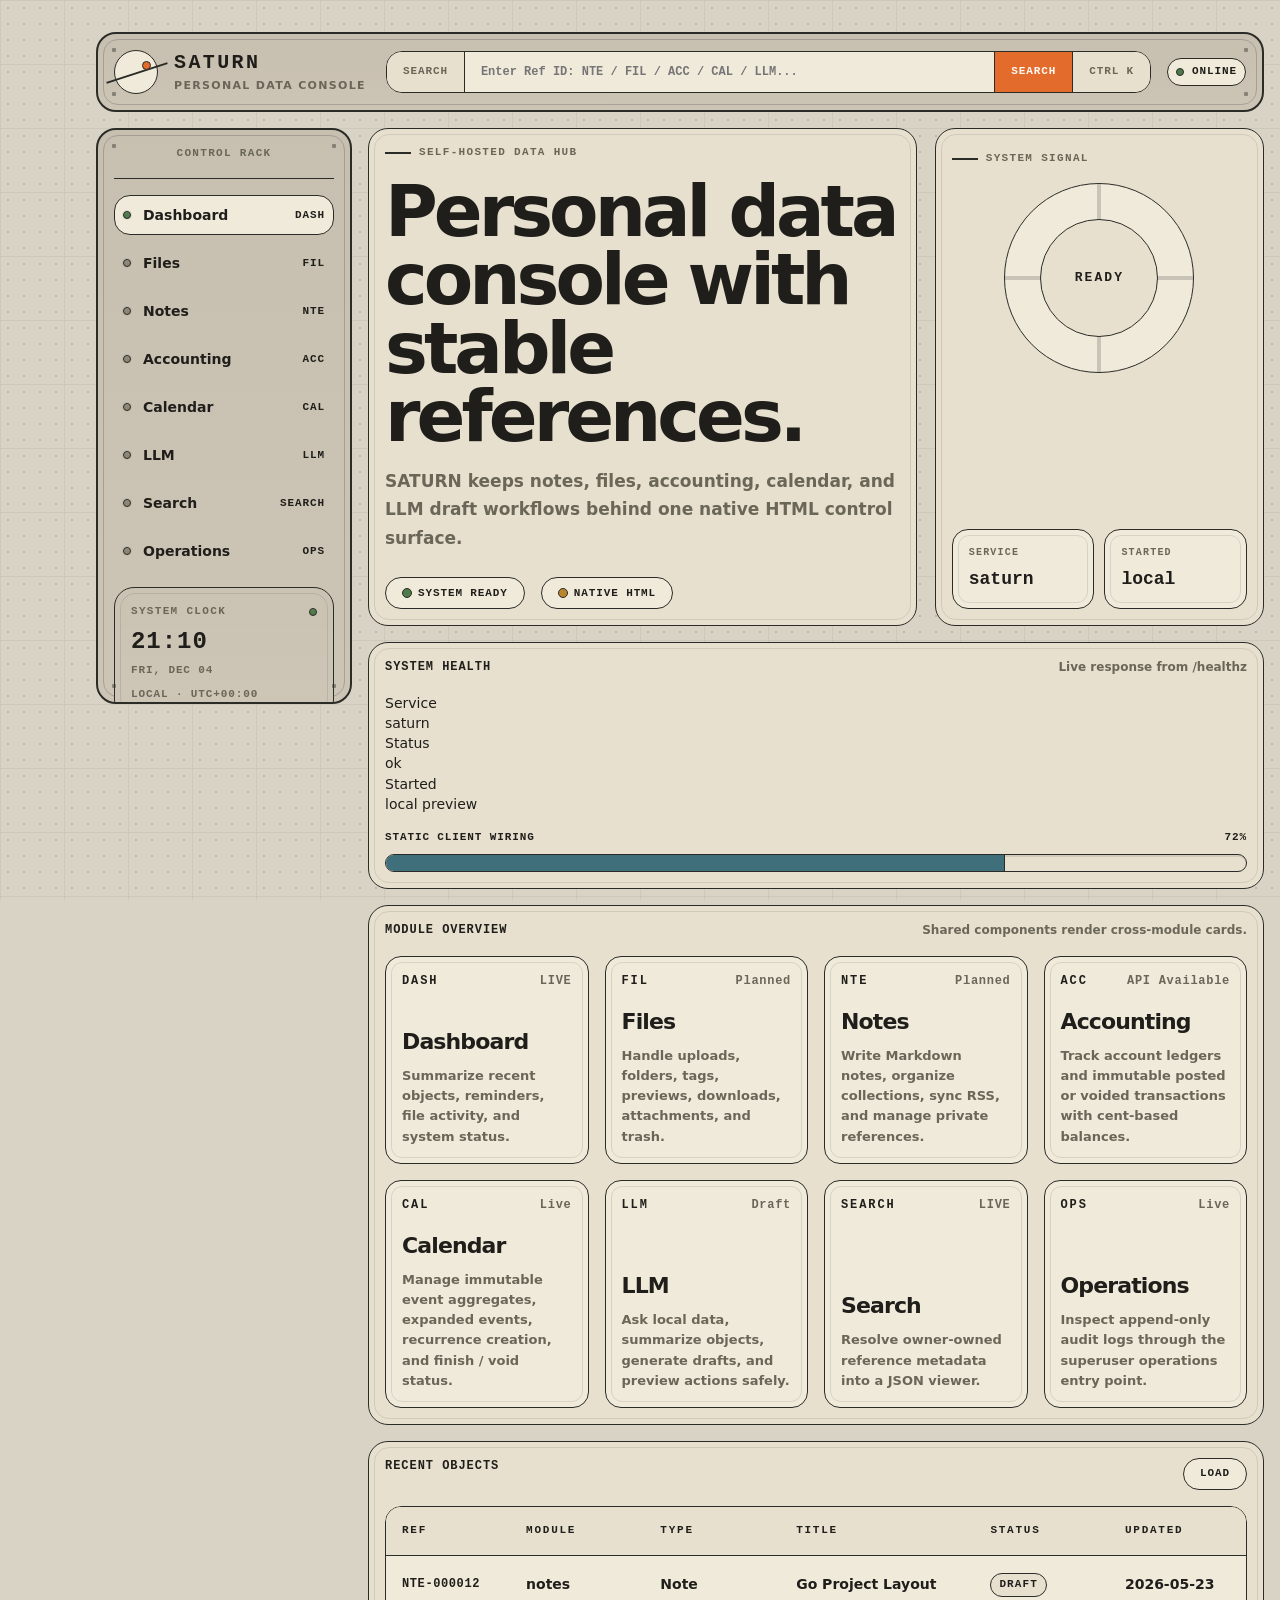
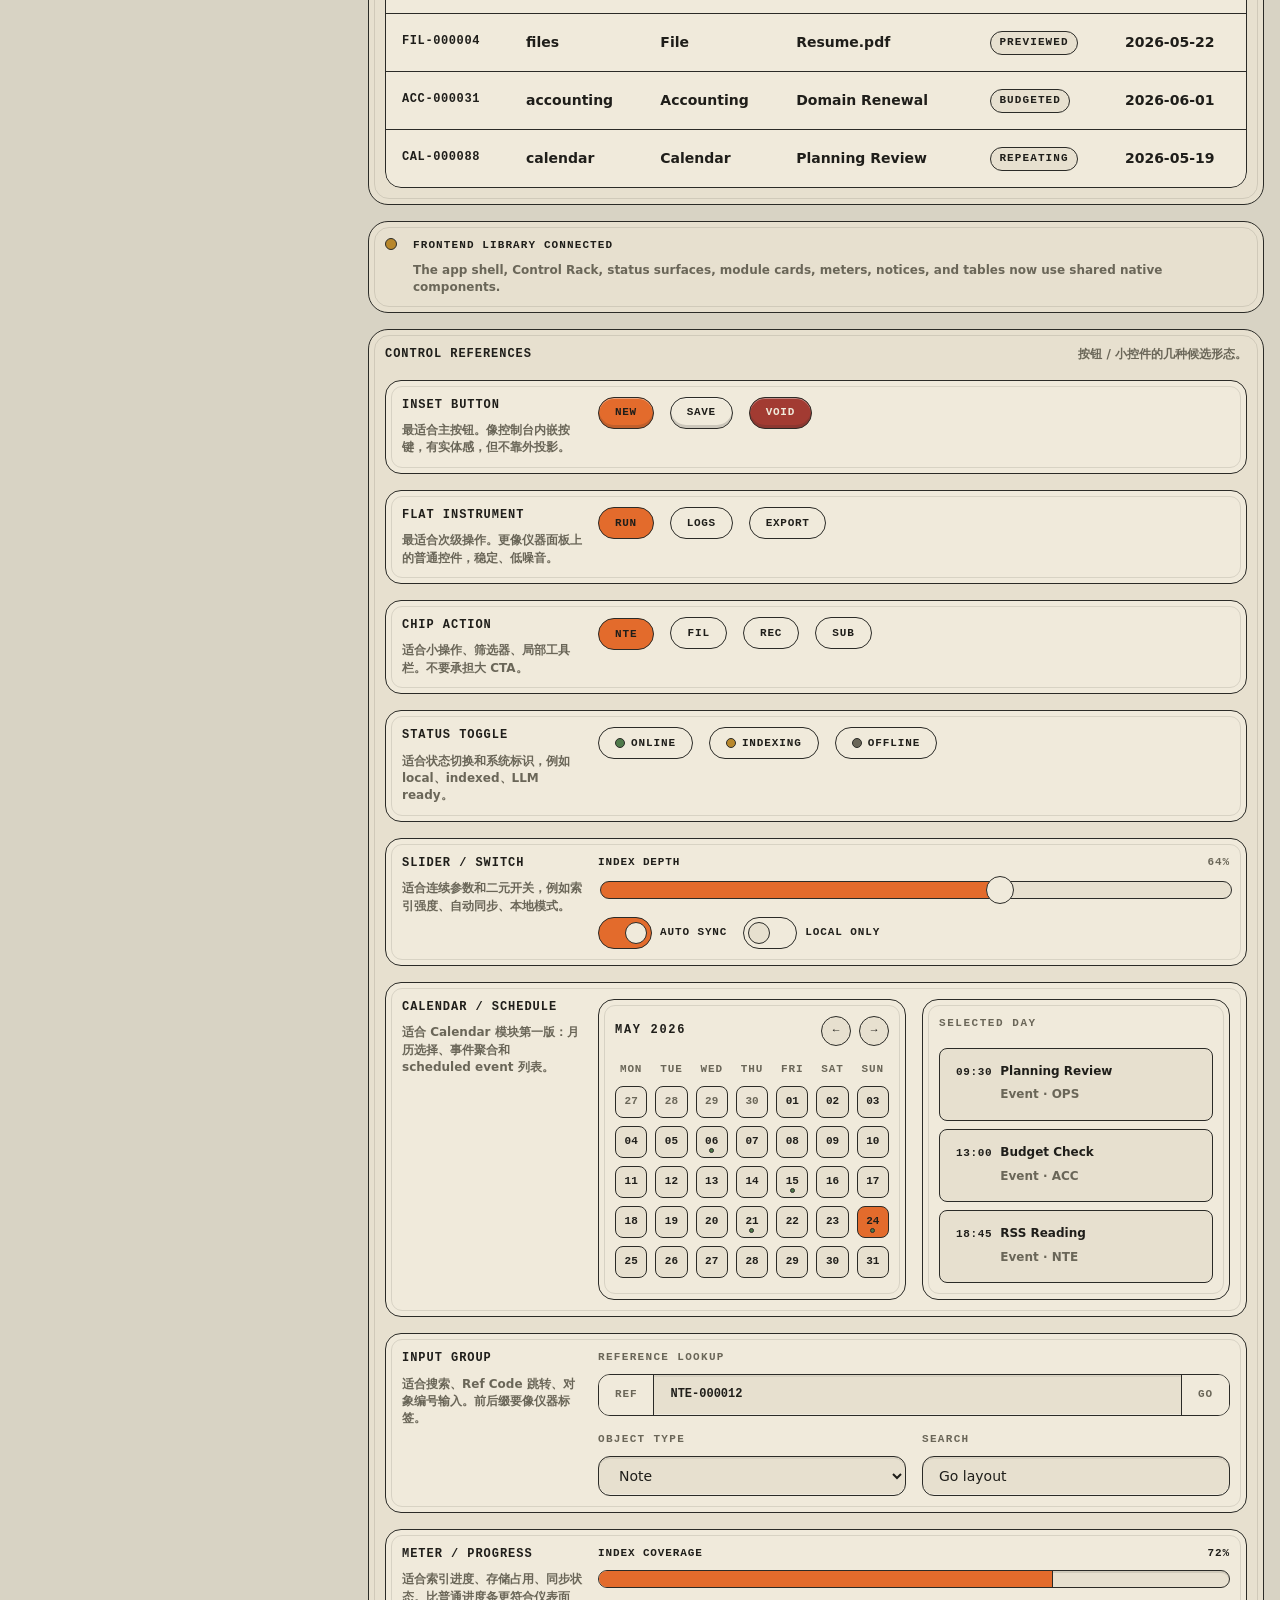
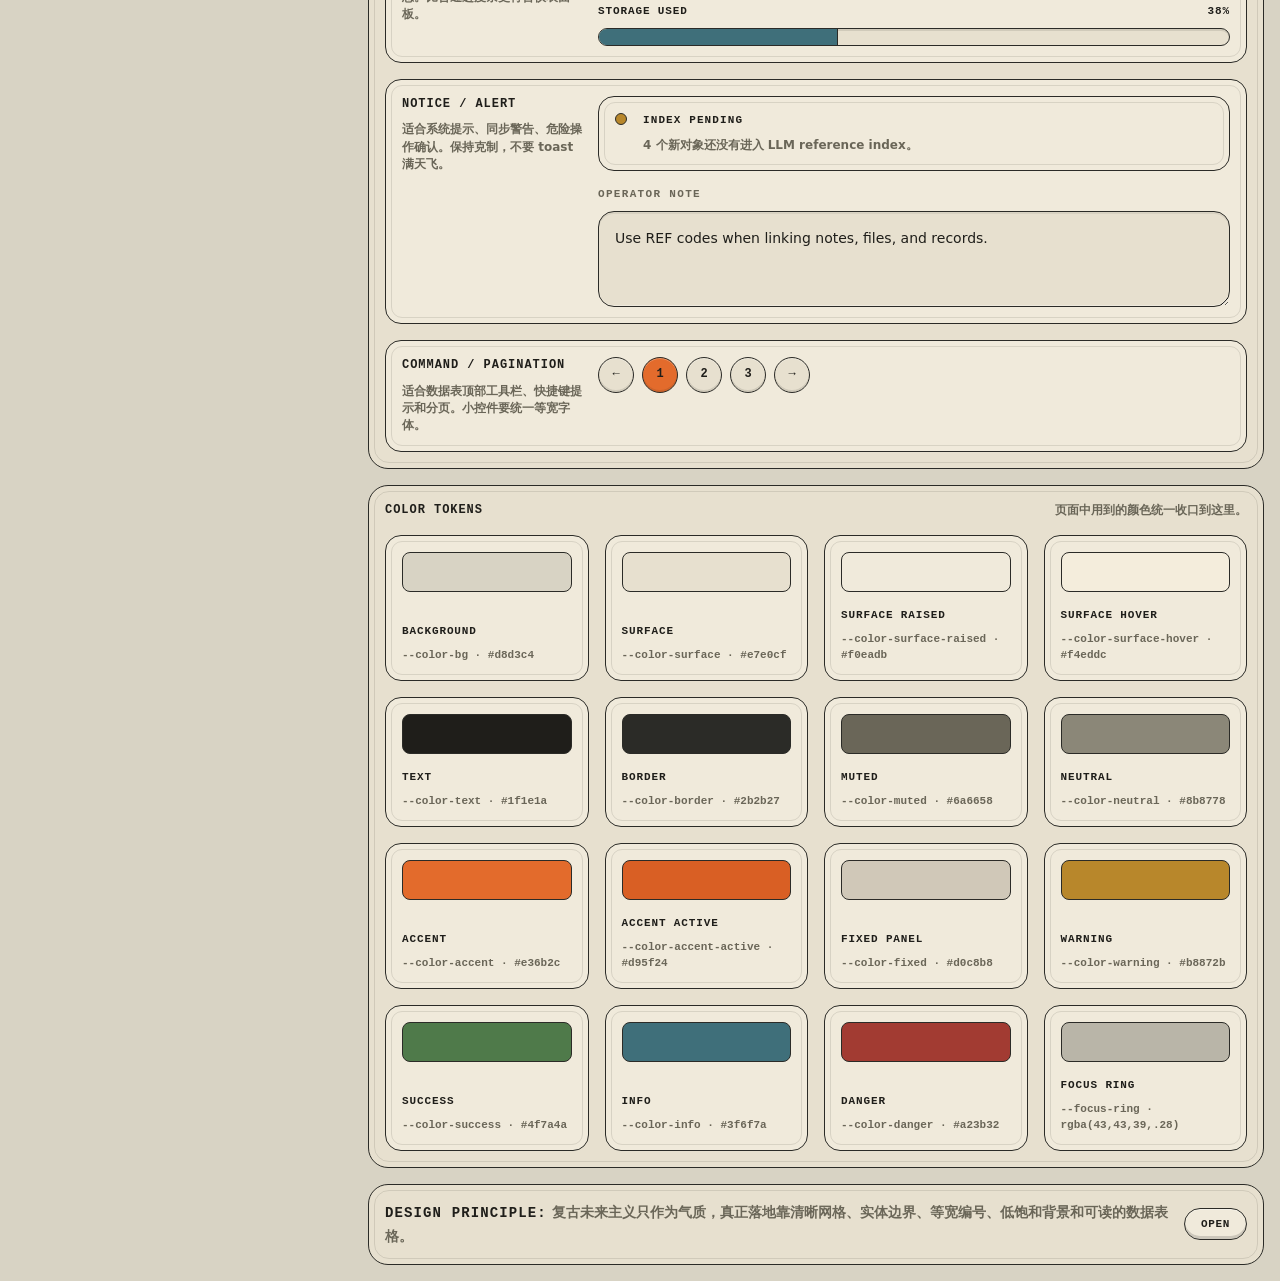
<file: docs/DESIGN.html>
<!doctype html>
<html lang="zh-CN">
<head>
  <meta charset="utf-8" />
  <meta name="viewport" content="width=device-width, initial-scale=1" />
  <meta name="color-scheme" content="light" />
  <title>SATURN · Personal Data Console</title>
  <style>
    /*
      SATURN UI review version
      Goals: fewer primitives, clearer semantics, stable spacing, accessible states.
    */

    :root {
      color-scheme: light;

      --color-bg: #d8d3c4;
      --color-surface: #e7e0cf;
      --color-surface-raised: #f0eadb;
      --color-surface-hover: #f4eddc;
      --color-fixed: #d0c8b8;
      --color-text: #1f1e1a;
      --color-muted: #6a6658;
      --color-border: #2b2b27;
      --color-accent: #e36b2c;
      --color-accent-active: #d95f24;
      --color-success: #4f7a4a;
      --color-warning: #b8872b;
      --color-danger: #a23b32;
      --color-info: #3f6f7a;
      --color-neutral: #8b8778;

      --grid-dot: rgba(43, 43, 39, 0.16);
      --grid-line: rgba(43, 43, 39, 0.06);
      --border-soft: rgba(43, 43, 39, 0.68);
      --inset-dark-soft: rgba(43, 43, 39, 0.18);
      --inset-dark-strong: rgba(43, 43, 39, 0.24);
      --inset-light: rgba(255, 255, 255, 0.38);
      --focus-ring: rgba(43, 43, 39, 0.28);

      --space-1: 8px;
      --space-2: 8px;
      --space-3: 16px;
      --space-4: 16px;
      --space-5: 24px;
      --space-6: 24px;
      --space-7: 32px;
      --space-8: 32px;

      --radius-xs: 9px;
      --radius-sm: 12px;
      --radius-md: 16px;
      --radius-lg: 22px;
      --radius-xl: 24px;
      --radius-pill: 999px;

      --line: 1.5px;
      --page-max: 1280px;
      --font-sans: Inter, ui-sans-serif, system-ui, -apple-system, BlinkMacSystemFont, "Segoe UI", sans-serif;
      --font-mono: ui-monospace, SFMono-Regular, Menlo, Monaco, Consolas, "Liberation Mono", "Courier New", monospace;
      --ease-out: cubic-bezier(0.22, 1, 0.36, 1);
      --ease-press: cubic-bezier(0.2, 0, 0, 1);
    }

    *,
    *::before,
    *::after {
      box-sizing: border-box;
    }

    html {
      min-width: 320px;
      min-height: 100%;
      background-color: var(--color-bg);
      text-size-adjust: 100%;
    }

    body {
      position: relative;
      z-index: 0;
      margin: 0;
      min-height: 100vh;
      background: transparent;
      color: var(--color-text);
      font-family: var(--font-sans);
      font-size: 16px;
      line-height: 1.5;
    }

    body::after {
      content: "";
      position: fixed;
      inset: 0;
      z-index: -1;
      background-color: var(--color-bg);
      background-image:
        radial-gradient(var(--grid-dot) 1px, transparent 1px),
        linear-gradient(var(--grid-line) 1px, transparent 1px),
        linear-gradient(90deg, var(--grid-line) 1px, transparent 1px);
      background-position: 0 0;
      background-size: 18px 18px, 72px 72px, 72px 72px;
      pointer-events: none;
    }

    body::before {
      content: "";
      position: fixed;
      inset: 0 0 auto;
      z-index: 8;
      height: 124px;
      background-color: var(--color-bg);
      background-image:
        radial-gradient(var(--grid-dot) 1px, transparent 1px),
        linear-gradient(var(--grid-line) 1px, transparent 1px),
        linear-gradient(90deg, var(--grid-line) 1px, transparent 1px);
      background-position: 0 0;
      background-size: 18px 18px, 72px 72px, 72px 72px;
      pointer-events: none;
    }

    a {
      color: inherit;
      text-decoration: none;
    }

    button,
    input,
    select,
    textarea {
      font: inherit;
    }

    button,
    select {
      cursor: pointer;
    }

    img,
    svg {
      display: block;
    }

    :focus-visible {
      outline: 3px solid var(--focus-ring);
      outline-offset: 3px;
    }

    ::selection {
      background: rgba(227, 107, 44, 0.28);
    }

    .page {
      width: min(var(--page-max), calc(100% - var(--space-7)));
      margin: 0 auto;
      padding: calc(var(--space-7) + var(--space-7) + var(--space-7) + var(--space-7)) 0 var(--space-7);
    }

    .surface {
      position: relative;
      isolation: isolate;
      border: var(--line) solid var(--color-border);
      border-radius: var(--surface-radius, var(--radius-xl));
      background: var(--surface-bg, var(--color-surface));
      overflow: clip;
    }

    .surface::before {
      content: "";
      position: absolute;
      inset: 5px;
      z-index: -1;
      border: 1px solid rgba(43, 43, 39, 0.12);
      border-radius: calc(var(--surface-radius, var(--radius-xl)) - 5px);
      pointer-events: none;
    }

    .surface--raised {
      --surface-bg: var(--color-surface-raised);
      --surface-radius: var(--radius-md);
    }

    .fixed-panel {
      --surface-bg: var(--color-fixed);
      border-width: 2px;
      background:
        linear-gradient(180deg, rgba(43, 43, 39, 0.055), rgba(43, 43, 39, 0.025)),
        var(--color-fixed);
    }

    .fixed-panel::before {
      border-color: rgba(43, 43, 39, 0.22);
    }

    .fixed-panel::after {
      content: "";
      position: absolute;
      inset: 10px;
      z-index: 2;
      background:
        radial-gradient(circle, var(--color-border) 0 2px, transparent 2.5px) left top / 12px 12px no-repeat,
        radial-gradient(circle, var(--color-border) 0 2px, transparent 2.5px) right top / 12px 12px no-repeat,
        radial-gradient(circle, var(--color-border) 0 2px, transparent 2.5px) left bottom / 12px 12px no-repeat,
        radial-gradient(circle, var(--color-border) 0 2px, transparent 2.5px) right bottom / 12px 12px no-repeat;
      opacity: 0.42;
      pointer-events: none;
    }

    .section {
      display: grid;
      gap: var(--space-5);
      padding: var(--space-4);
    }

    .eyebrow,
    .overline,
    .code,
    .tag,
    .button--chip,
    .status-badge,
    .control-label {
      font-family: var(--font-mono);
      font-weight: 900;
      letter-spacing: 0.1em;
      text-transform: uppercase;
    }

    .eyebrow {
      display: inline-flex;
      align-items: center;
      gap: var(--space-2);
      color: var(--color-muted);
      font-size: 11px;
      letter-spacing: 0.18em;
    }

    .eyebrow::before {
      content: "";
      width: 26px;
      height: 2px;
      background: var(--color-border);
    }

    .section-head {
      display: flex;
      align-items: end;
      justify-content: space-between;
      gap: var(--space-5);
    }

    .section-title {
      margin: 0;
      font-family: var(--font-mono);
      font-size: 13px;
      letter-spacing: 0.16em;
      text-transform: uppercase;
    }

    .section-note {
      margin: 0;
      color: var(--color-muted);
      font-size: 13px;
      font-weight: 700;
      text-align: right;
    }

    .topbar {
      position: fixed;
      top: 28px;
      left: 50%;
      z-index: 10;
      width: min(var(--page-max), calc(100% - var(--space-7)));
      transform: translateX(-50%);
      display: grid;
      grid-template-columns: minmax(220px, 260px) minmax(260px, 1fr) auto;
      align-items: center;
      gap: var(--space-6);
      min-height: 78px;
      padding: var(--space-4);
    }

    .brand {
      display: inline-flex;
      align-items: center;
      gap: 14px;
      width: fit-content;
    }

    .brand-mark {
      position: relative;
      width: 44px;
      height: 44px;
      flex: 0 0 auto;
      border: var(--line) solid var(--color-border);
      border-radius: 50%;
      background: var(--color-surface-raised);
    }

    .brand-mark::before {
      content: "";
      position: absolute;
      left: -10px;
      top: 21px;
      width: 64px;
      height: 2px;
      background: var(--color-border);
      transform: rotate(-18deg);
    }

    .brand-mark::after {
      content: "";
      position: absolute;
      right: 6px;
      top: 10px;
      width: 9px;
      height: 9px;
      border: 1px solid var(--color-border);
      border-radius: 50%;
      background: var(--color-accent);
    }

    .brand-title {
      margin: 0;
      font-family: var(--font-mono);
      font-size: 21px;
      line-height: 1;
      letter-spacing: 0.22em;
    }

    .brand-subtitle {
      display: block;
      margin-top: 6px;
      color: var(--color-muted);
      font-size: 11px;
      font-weight: 800;
      letter-spacing: 0.16em;
      text-transform: uppercase;
    }

    .global-search {
      display: grid;
      grid-template-columns: auto minmax(0, 1fr) auto auto;
      align-items: center;
      min-height: 42px;
      border: var(--line) solid var(--color-border);
      border-radius: var(--radius-md);
      background: var(--color-surface-raised);
      overflow: hidden;
    }

    .global-search__label,
    .global-search__key {
      display: inline-flex;
      align-items: center;
      height: 100%;
      padding: 0 var(--space-3);
      color: var(--color-muted);
      font-family: var(--font-mono);
      font-size: 11px;
      font-weight: 900;
      letter-spacing: 0.08em;
      text-transform: uppercase;
    }

    .global-search__label {
      border-right: var(--line) solid var(--color-border);
      background: var(--color-surface);
    }

    .global-search__key {
      border-left: var(--line) solid var(--color-border);
      background: var(--color-surface);
    }

    .global-search__submit {
      height: 100%;
      border: 0;
      border-left: var(--line) solid var(--color-border);
      padding: 0 var(--space-3);
      background: var(--color-accent);
      color: #fffaf3;
      font-family: var(--font-mono);
      font-size: 11px;
      font-weight: 900;
      letter-spacing: 0.08em;
      text-transform: uppercase;
      cursor: pointer;
    }

    .global-search__submit:hover {
      background: var(--color-accent-active);
    }

    .global-search input {
      min-width: 0;
      height: 40px;
      border: 0;
      padding: 0 var(--space-3);
      background: transparent;
      color: var(--color-text);
      outline: none;
      font-family: var(--font-mono);
      font-size: 12px;
      font-weight: 800;
    }

    .status-group {
      display: flex;
      align-items: center;
      justify-content: flex-end;
      gap: var(--space-3);
    }

    .pill {
      display: inline-flex;
      align-items: center;
      gap: 7px;
      min-height: 30px;
      padding: 0 10px;
      border: var(--line) solid var(--color-border);
      border-radius: var(--radius-pill);
      background: var(--color-surface-raised);
      font-family: var(--font-mono);
      font-size: 11px;
      font-weight: 900;
      letter-spacing: 0.1em;
      text-transform: uppercase;
      white-space: nowrap;
    }

    .status-dot {
      width: 8px;
      height: 8px;
      border: 1px solid var(--color-border);
      border-radius: 50%;
      background: var(--status-color, var(--color-success));
    }

    .app-layout {
      display: grid;
      grid-template-columns: 250px minmax(0, 1fr);
      align-items: start;
      gap: 18px;
      margin-top: 0;
    }

    .sidebar {
      position: fixed;
      top: 124px;
      left: max(16px, calc((100vw - var(--page-max)) / 2));
      z-index: 9;
      width: 250px;
      max-height: calc(100vh - 152px);
      padding: var(--space-4);
      overflow: auto;
      display: grid;
      align-content: start;
      justify-items: center;
    }

    .rack-title {
      width: 100%;
      margin: 0 0 14px;
      padding-bottom: var(--space-3);
      border-bottom: var(--line) solid var(--color-border);
      color: var(--color-muted);
      font-family: var(--font-mono);
      font-size: 11px;
      font-weight: 900;
      letter-spacing: 0.18em;
      text-align: center;
      text-transform: uppercase;
    }

    .nav-list {
      display: grid;
      gap: var(--space-2);
      width: 100%;
      margin-bottom: var(--space-6);
    }

    .nav-link {
      appearance: none;
      display: grid;
      grid-template-columns: 12px minmax(0, 1fr) auto;
      align-items: center;
      column-gap: 10px;
      width: 100%;
      min-height: 38px;
      padding: 0 10px;
      border: var(--line) solid transparent;
      border-radius: var(--radius-md);
      background: transparent;
      color: var(--color-text);
      font-size: 14px;
      font-weight: 800;
      line-height: 1;
      text-align: left;
      cursor: pointer;
      transition:
        background 160ms var(--ease-out),
        border-color 160ms var(--ease-out);
    }

    .nav-link::before {
      content: "";
      width: 8px;
      height: 8px;
      border: 1px solid var(--color-border);
      border-radius: 50%;
      background: var(--color-neutral);
      box-shadow:
        inset 0 1px 0 rgba(255, 255, 255, 0.16),
        0 0 0 1px rgba(43, 43, 39, 0.06);
    }

    .nav-link:hover,
    .nav-link[aria-current="page"] {
      border-color: var(--color-border);
      background: var(--color-surface-raised);
    }

    .nav-link[aria-current="page"]::before {
      background: var(--color-success);
      box-shadow:
        inset 0 1px 0 rgba(255, 255, 255, 0.18),
        0 0 0 1px rgba(43, 43, 39, 0.08);
    }

    .nav-link:active {
      transform: none;
    }

    .nav-label {
      min-width: 0;
    }

    .nav-link .code {
      justify-self: end;
    }

    .clock-panel {
      width: 100%;
      padding: 14px;
      align-self: stretch;
      background:
        linear-gradient(180deg, rgba(43, 43, 39, 0.035), rgba(43, 43, 39, 0.015)),
        var(--color-fixed);
    }

    .clock-head {
      display: flex;
      align-items: center;
      justify-content: space-between;
      gap: 10px;
      margin-bottom: 10px;
    }

    .clock-title {
      margin: 0;
      color: var(--color-muted);
      font-family: var(--font-mono);
      font-size: 11px;
      font-weight: 900;
      letter-spacing: 0.16em;
      text-transform: uppercase;
    }

    .clock-dot {
      width: 8px;
      height: 8px;
      border: 1px solid var(--color-border);
      border-radius: 50%;
      background: var(--color-success);
      box-shadow: inset 0 1px 0 rgba(255, 255, 255, 0.16);
    }

    .clock-time {
      font-family: var(--font-mono);
      font-size: 28px;
      font-weight: 900;
      line-height: 1;
      letter-spacing: 0.06em;
    }

    .clock-meta {
      margin-top: 8px;
      color: var(--color-muted);
      font-family: var(--font-mono);
      font-size: 11px;
      font-weight: 800;
      letter-spacing: 0.08em;
      text-transform: uppercase;
    }


    .main {
      grid-column: 2;
      display: grid;
      gap: 18px;
      min-width: 0;
    }

    .main-view {
      display: grid;
      gap: 18px;
      min-width: 0;
    }

    .main-view[hidden] {
      display: none;
    }

    .hero {
      display: grid;
      grid-template-columns: minmax(0, 1.25fr) minmax(280px, 0.75fr);
      align-items: stretch;
      gap: 18px;
    }

    .hero-copy {
      display: grid;
      align-content: center;
      gap: var(--space-5);
      min-height: 410px;
      padding: var(--space-4);
    }

    .hero-title {
      max-width: 760px;
      margin: 0;
      font-size: clamp(34px, 6vw, 72px);
      line-height: 0.95;
      letter-spacing: -0.055em;
    }

    .hero-text {
      max-width: 670px;
      margin: 0;
      color: var(--color-muted);
      font-size: 17px;
      line-height: 1.7;
      font-weight: 650;
    }

    .actions {
      display: flex;
      flex-wrap: wrap;
      gap: var(--space-3);
      margin-top: var(--space-1);
    }

    .button {
      appearance: none;
      display: inline-flex;
      align-items: center;
      justify-content: center;
      min-height: 42px;
      padding: 0 18px;
      border: var(--line) solid var(--color-border);
      border-radius: var(--radius-pill);
      background: var(--button-bg, var(--color-surface-raised));
      color: var(--button-fg, var(--color-text));
      font-weight: 900;
      line-height: 1;
      user-select: none;
      box-shadow:
        inset 0 -3px 0 var(--inset-dark-soft),
        inset 0 1px 0 var(--inset-light);
      transition:
        transform 120ms var(--ease-press),
        background 160ms var(--ease-out),
        box-shadow 120ms var(--ease-press);
    }

    .button:hover {
      background: var(--button-hover-bg, var(--color-surface-hover));
    }

    .button:active,
    .button[aria-pressed="true"] {
      transform: translateY(1px);
      box-shadow:
        inset 0 2px 0 var(--inset-dark-strong),
        inset 0 -1px 0 rgba(255, 255, 255, 0.18);
    }

    .button--primary {
      --button-bg: var(--color-accent);
      --button-hover-bg: var(--color-accent-active);
    }

    .button--danger {
      --button-bg: var(--color-danger);
      --button-hover-bg: #91342d;
      --button-fg: var(--color-surface-raised);
    }

    .button--flat,
    .button--flat:hover,
    .button--flat:active,
    .button--flat[aria-pressed="true"],
    .button--chip,
    .button--chip:hover,
    .button--chip:active,
    .button--chip[aria-pressed="true"] {
      box-shadow: none;
    }

    .button--chip {
      min-height: 36px;
      padding: 0 13px;
      font-size: 11px;
      letter-spacing: 0.08em;
    }

    .status-badge {
      position: relative;
      display: inline-flex;
      align-items: center;
      min-height: 36px;
      padding: 0 13px 0 34px;
      border: var(--line) solid var(--color-border);
      border-radius: var(--radius-pill);
      background: var(--color-surface-raised);
      color: var(--color-text);
      font-size: 11px;
      letter-spacing: 0.08em;
      line-height: 1;
      white-space: nowrap;
      user-select: none;
    }

    .status-badge::before {
      content: "";
      position: absolute;
      left: 12px;
      top: 50%;
      width: 10px;
      height: 10px;
      border: 1px solid var(--color-border);
      border-radius: 50%;
      background: var(--status-badge-color, var(--color-success));
      transform: translateY(-50%);
    }

    .status-badge[data-state="warning"] {
      --status-badge-color: var(--color-warning);
    }

    .status-badge[data-state="off"] {
      --status-badge-color: var(--color-muted);
    }

    .range-control {
      display: grid;
      gap: var(--space-2);
      width: 100%;
    }

    .range-head {
      display: flex;
      align-items: center;
      justify-content: space-between;
      gap: var(--space-3);
      font-family: var(--font-mono);
      font-size: 11px;
      font-weight: 900;
      letter-spacing: 0.08em;
      text-transform: uppercase;
    }

    .range-value {
      color: var(--color-muted);
    }

    .range-input {
      appearance: none;
      width: 100%;
      height: 18px;
      border: var(--line) solid var(--color-border);
      border-radius: var(--radius-pill);
      background:
        linear-gradient(var(--color-accent), var(--color-accent)) 0 / var(--range-fill, 64%) 100% no-repeat,
        var(--color-surface);
      cursor: pointer;
    }

    .range-input::-webkit-slider-thumb {
      appearance: none;
      width: 28px;
      height: 28px;
      border: var(--line) solid var(--color-border);
      border-radius: 50%;
      background: var(--color-surface-raised);
    }

    .range-input::-moz-range-thumb {
      width: 28px;
      height: 28px;
      border: var(--line) solid var(--color-border);
      border-radius: 50%;
      background: var(--color-surface-raised);
    }

    .switch-set {
      display: flex;
      flex-wrap: wrap;
      gap: 18px;
    }

    .switch-item {
      display: inline-flex;
      align-items: center;
      gap: 10px;
    }

    .switch-label {
      color: var(--color-text);
      font-family: var(--font-mono);
      font-size: 11px;
      font-weight: 900;
      letter-spacing: 0.08em;
      text-transform: uppercase;
      user-select: none;
    }

    .switch-control {
      appearance: none;
      position: relative;
      width: 54px;
      height: 30px;
      padding: 0;
      border: var(--line) solid var(--color-border);
      border-radius: var(--radius-pill);
      background: var(--color-surface-raised);
      box-shadow: none;
      cursor: pointer;
      transition: background 160ms var(--ease-out);
    }

    .switch-control::after {
      content: "";
      position: absolute;
      top: 50%;
      left: 4px;
      width: 22px;
      height: 22px;
      border: 1px solid var(--color-border);
      border-radius: 50%;
      background: var(--color-surface);
      transform: translateY(-50%);
      transition:
        left 160ms var(--ease-out),
        background 160ms var(--ease-out);
    }

    .switch-control:hover {
      background: var(--color-surface-hover);
    }

    .switch-control:active {
      transform: none;
    }

    .switch-control[aria-checked="true"] {
      background: var(--color-accent);
    }

    .switch-control[aria-checked="true"]::after {
      left: calc(100% - 26px);
      background: var(--color-surface-raised);
    }

    .calendar-widget {
      display: grid;
      grid-template-columns: minmax(260px, 1fr) minmax(220px, 0.8fr);
      gap: var(--space-3);
      width: 100%;
    }

    .calendar-mini,
    .calendar-agenda {
      padding: var(--space-3);
    }

    .calendar-head {
      display: flex;
      align-items: center;
      justify-content: space-between;
      gap: var(--space-3);
      margin-bottom: var(--space-3);
    }

    .calendar-title {
      margin: 0;
      font-family: var(--font-mono);
      font-size: 12px;
      font-weight: 900;
      letter-spacing: 0.14em;
      text-transform: uppercase;
    }

    .calendar-nav {
      display: flex;
      gap: var(--space-2);
    }

    .calendar-nav button {
      appearance: none;
      display: inline-grid;
      place-items: center;
      width: 30px;
      height: 30px;
      border: var(--line) solid var(--color-border);
      border-radius: 50%;
      background: var(--color-surface);
      color: var(--color-text);
      font-family: var(--font-mono);
      font-size: 11px;
      font-weight: 900;
      box-shadow: none;
    }

    .calendar-weekdays,
    .calendar-grid {
      display: grid;
      grid-template-columns: repeat(7, minmax(0, 1fr));
      gap: 6px;
    }

    .calendar-weekdays {
      margin-bottom: 6px;
      color: var(--color-muted);
      font-family: var(--font-mono);
      font-size: 10px;
      font-weight: 900;
      letter-spacing: 0.08em;
      text-align: center;
      text-transform: uppercase;
    }

    .calendar-day {
      appearance: none;
      position: relative;
      display: grid;
      place-items: center;
      min-height: 34px;
      border: var(--line) solid var(--color-border);
      border-radius: var(--radius-sm);
      background: var(--color-surface);
      color: var(--color-text);
      font-family: var(--font-mono);
      font-size: 11px;
      font-weight: 900;
      box-shadow: none;
      transition:
        background 160ms var(--ease-out),
        transform 120ms var(--ease-press);
    }

    .calendar-day:hover {
      background: var(--color-surface-hover);
    }

    .calendar-day:active {
      transform: none;
    }

    .calendar-day[aria-selected="true"] {
      background: var(--color-accent);
    }

    .calendar-day[data-muted="true"] {
      color: var(--color-muted);
      background: rgba(231, 224, 207, 0.48);
    }

    .calendar-day[data-has-event="true"]::after {
      content: "";
      position: absolute;
      bottom: 4px;
      width: 5px;
      height: 5px;
      border: 1px solid var(--color-border);
      border-radius: 50%;
      background: var(--color-success);
    }

    .calendar-agenda-title {
      margin: 0 0 var(--space-3);
      color: var(--color-muted);
      font-family: var(--font-mono);
      font-size: 11px;
      font-weight: 900;
      letter-spacing: 0.14em;
      text-transform: uppercase;
    }

    .agenda-list {
      display: grid;
      gap: var(--space-2);
      margin: 0;
      padding: 0;
      list-style: none;
    }

    .agenda-item {
      display: grid;
      grid-template-columns: auto minmax(0, 1fr);
      gap: 10px;
      align-items: start;
      padding: var(--space-4);
      border: var(--line) solid var(--color-border);
      border-radius: var(--radius-sm);
      background: var(--color-surface);
    }

    .agenda-time {
      font-family: var(--font-mono);
      font-size: 11px;
      font-weight: 900;
      letter-spacing: 0.06em;
    }

    .agenda-copy strong {
      display: block;
      font-size: 13px;
      line-height: 1.2;
    }

    .agenda-copy span {
      display: block;
      margin-top: 4px;
      color: var(--color-muted);
      font-size: 12px;
      font-weight: 700;
    }

    .signal-panel {
      display: grid;
      align-content: space-between;
      gap: var(--space-6);
      min-height: 410px;
      padding: var(--space-4);
    }

    .gauge {
      display: grid;
      place-items: center;
      width: 190px;
      height: 190px;
      margin: var(--space-6) auto var(--space-4);
      border: var(--line) solid var(--color-border);
      border-radius: 50%;
      background:
        linear-gradient(90deg, transparent 49%, rgba(43, 43, 39, 0.2) 49%, rgba(43, 43, 39, 0.2) 51%, transparent 51%),
        linear-gradient(0deg, transparent 49%, rgba(43, 43, 39, 0.2) 49%, rgba(43, 43, 39, 0.2) 51%, transparent 51%),
        var(--color-surface-raised);
    }

    .gauge-inner {
      display: grid;
      place-items: center;
      width: 118px;
      height: 118px;
      border: var(--line) solid var(--color-border);
      border-radius: 50%;
      background: var(--color-surface);
      font-family: var(--font-mono);
      font-size: 13px;
      font-weight: 900;
      letter-spacing: 0.16em;
    }

    .signal-meta {
      display: grid;
      grid-template-columns: 1fr 1fr;
      gap: 10px;
    }

    .mini-stat {
      padding: var(--space-3);
    }

    .mini-stat span {
      display: block;
      color: var(--color-muted);
      font-family: var(--font-mono);
      font-size: 10px;
      font-weight: 900;
      letter-spacing: 0.12em;
      text-transform: uppercase;
    }

    .mini-stat strong {
      display: block;
      margin-top: 6px;
      font-family: var(--font-mono);
      font-size: 18px;
    }

    .module-grid {
      display: grid;
      grid-template-columns: repeat(4, minmax(0, 1fr));
      gap: var(--space-3);
    }

    .module-card {
      display: grid;
      align-content: space-between;
      min-height: 165px;
      padding: var(--space-4);
    }

    .module-card header {
      display: flex;
      justify-content: space-between;
      gap: 10px;
      margin-bottom: var(--space-5);
    }

    .module-code,
    .module-count {
      font-family: var(--font-mono);
      font-size: 12px;
      font-weight: 900;
      letter-spacing: 0.16em;
    }

    .module-count {
      color: var(--color-muted);
      letter-spacing: 0.06em;
    }

    .module-card h3 {
      margin: 0 0 var(--space-2);
      font-size: 22px;
      letter-spacing: -0.04em;
    }

    .module-card p {
      margin: 0;
      color: var(--color-muted);
      font-size: 13px;
      line-height: 1.55;
      font-weight: 650;
    }

    .table-scroll {
      overflow-x: auto;
      border-radius: var(--radius-md);
    }

    table {
      width: 100%;
      min-width: 720px;
      border-collapse: separate;
      border-spacing: 0;
      border: var(--line) solid var(--color-border);
      border-radius: var(--radius-md);
      background: var(--color-surface-raised);
      overflow: hidden;
    }

    caption {
      position: absolute;
      width: 1px;
      height: 1px;
      margin: -1px;
      padding: 0;
      overflow: hidden;
      clip: rect(0, 0, 0, 0);
      white-space: nowrap;
      border: 0;
    }

    th,
    td {
      padding: 13px 14px;
      border-bottom: var(--line) solid var(--color-border);
      text-align: left;
      white-space: nowrap;
    }

    th {
      background: var(--color-surface);
      font-family: var(--font-mono);
      font-size: 11px;
      font-weight: 900;
      letter-spacing: 0.16em;
      text-transform: uppercase;
    }

    td {
      font-size: 14px;
      font-weight: 720;
    }

    tbody tr:last-child td {
      border-bottom: 0;
    }

    .ref-code {
      font-family: var(--font-mono);
      font-size: 12px;
      font-weight: 900;
      letter-spacing: 0.05em;
    }

    .tag {
      display: inline-flex;
      align-items: center;
      min-height: 24px;
      padding: 0 var(--space-2);
      border: var(--line) solid var(--color-border);
      border-radius: var(--radius-pill);
      background: var(--color-surface);
      font-size: 10px;
      letter-spacing: 0.1em;
    }

    .control-reference {
      display: grid;
      gap: var(--space-4);
    }

    .control-row {
      display: grid;
      grid-template-columns: 180px minmax(0, 1fr);
      gap: 18px;
      align-items: start;
      padding: var(--space-4);
    }

    .control-meta h3 {
      margin: 0 0 6px;
      font-family: var(--font-mono);
      font-size: 12px;
      font-weight: 900;
      letter-spacing: 0.12em;
      text-transform: uppercase;
    }

    .control-meta p {
      margin: 0;
      color: var(--color-muted);
      font-size: 13px;
      line-height: 1.55;
      font-weight: 650;
    }

    .control-demo {
      display: flex;
      flex-wrap: wrap;
      gap: var(--space-3);
      align-items: center;
      min-width: 0;
    }

    .control-stack {
      display: grid;
      gap: var(--space-3);
      width: 100%;
    }

    .control-split {
      display: grid;
      grid-template-columns: repeat(2, minmax(0, 1fr));
      gap: var(--space-3);
      width: 100%;
    }

    .control-field {
      display: grid;
      gap: 6px;
      min-width: 0;
    }

    .control-label {
      color: var(--color-muted);
      font-size: 10px;
      letter-spacing: 0.12em;
    }

    .field,
    .select,
    .textarea {
      width: 100%;
      min-height: 43px;
      border: var(--line) solid var(--color-border);
      border-radius: var(--radius-md);
      background: var(--color-surface);
      color: var(--color-text);
      outline: none;
      box-shadow:
        inset 0 2px 0 rgba(43, 43, 39, 0.08),
        inset 0 -1px 0 rgba(255, 255, 255, 0.28);
      transition:
        background 160ms var(--ease-out),
        box-shadow 160ms var(--ease-out);
    }

    .field,
    .select {
      padding: 0 13px;
    }

    .textarea {
      min-height: 92px;
      padding: var(--space-3) 13px;
      resize: vertical;
    }

    .field:focus,
    .select:focus,
    .textarea:focus {
      background: var(--color-surface-raised);
      box-shadow:
        inset 0 0 0 2px var(--focus-ring),
        inset 0 2px 0 rgba(43, 43, 39, 0.08),
        inset 0 -1px 0 rgba(255, 255, 255, 0.28);
    }

    .input-group {
      display: grid;
      grid-template-columns: auto minmax(0, 1fr) auto;
      align-items: center;
      min-height: 43px;
      border: var(--line) solid var(--color-border);
      border-radius: var(--radius-md);
      background: var(--color-surface);
      overflow: hidden;
      box-shadow:
        inset 0 2px 0 rgba(43, 43, 39, 0.08),
        inset 0 -1px 0 rgba(255, 255, 255, 0.28);
    }

    .input-group span {
      display: inline-flex;
      align-items: center;
      height: 100%;
      padding: 0 var(--space-3);
      color: var(--color-muted);
      background: var(--color-surface-raised);
      font-family: var(--font-mono);
      font-size: 11px;
      font-weight: 900;
      letter-spacing: 0.08em;
      text-transform: uppercase;
    }

    .input-group span:first-child {
      border-right: var(--line) solid var(--color-border);
    }

    .input-group span:last-child {
      border-left: var(--line) solid var(--color-border);
    }

    .input-group input {
      min-width: 0;
      min-height: 41px;
      border: 0;
      padding: 0 var(--space-3);
      background: transparent;
      color: var(--color-text);
      outline: none;
      font-family: var(--font-mono);
      font-size: 12px;
      font-weight: 800;
    }

    .meter {
      display: grid;
      gap: var(--space-2);
      width: 100%;
    }

    .meter-head {
      display: flex;
      justify-content: space-between;
      gap: var(--space-3);
      font-family: var(--font-mono);
      font-size: 11px;
      font-weight: 900;
      letter-spacing: 0.08em;
      text-transform: uppercase;
    }

    .meter-track {
      height: 18px;
      border: var(--line) solid var(--color-border);
      border-radius: var(--radius-pill);
      background: var(--color-surface);
      overflow: hidden;
      box-shadow: inset 0 2px 0 rgba(43, 43, 39, 0.12);
    }

    .meter-fill {
      height: 100%;
      width: var(--value, 64%);
      border-right: var(--line) solid var(--color-border);
      background: var(--meter-color, var(--color-accent));
    }

    .meter[data-tone="info"] {
      --meter-color: var(--color-info);
    }

    .meter[data-tone="warning"] {
      --meter-color: var(--color-warning);
    }

    .notice {
      display: grid;
      grid-template-columns: auto minmax(0, 1fr);
      gap: var(--space-3);
      align-items: start;
      padding: var(--space-3);
    }

    .notice-dot {
      width: 12px;
      height: 12px;
      margin-top: 3px;
      border: var(--line) solid var(--color-border);
      border-radius: 50%;
      background: var(--color-warning);
    }

    .notice strong {
      display: block;
      margin-bottom: var(--space-1);
      font-family: var(--font-mono);
      font-size: 11px;
      font-weight: 900;
      letter-spacing: 0.1em;
      text-transform: uppercase;
    }

    .notice p {
      margin: 0;
      color: var(--color-muted);
      font-size: 13px;
      line-height: 1.5;
      font-weight: 650;
    }


    .pager {
      display: flex;
      flex-wrap: wrap;
      gap: var(--space-2);
      align-items: center;
    }

    .page-button {
      appearance: none;
      display: inline-grid;
      place-items: center;
      width: 36px;
      height: 36px;
      padding: 0;
      border: var(--line) solid var(--color-border);
      border-radius: 50%;
      background: var(--page-bg, var(--color-surface));
      color: var(--color-text);
      font-family: var(--font-mono);
      font-size: 12px;
      font-weight: 900;
      line-height: 1;
      box-shadow:
        inset 0 -2px 0 rgba(43, 43, 39, 0.12),
        inset 0 1px 0 rgba(255, 255, 255, 0.28);
      transition:
        transform 120ms var(--ease-press),
        background 160ms var(--ease-out),
        box-shadow 120ms var(--ease-press);
    }

    .page-button:hover {
      --page-bg: var(--color-surface-hover);
    }

    .page-button:active {
      transform: translateY(1px);
      box-shadow:
        inset 0 2px 0 var(--inset-dark-strong),
        inset 0 -1px 0 rgba(255, 255, 255, 0.18);
    }

    .page-button[aria-current="page"] {
      --page-bg: var(--color-accent);
    }

    .palette-grid {
      display: grid;
      grid-template-columns: repeat(4, minmax(0, 1fr));
      gap: var(--space-3);
    }

    .swatch {
      display: grid;
      align-content: space-between;
      gap: 18px;
      min-height: 124px;
      padding: 14px;
    }

    .swatch-sample {
      height: 42px;
      border: var(--line) solid var(--color-border);
      border-radius: var(--radius-sm);
      background: var(--swatch-color);
    }

    .swatch-name,
    .swatch-value {
      display: block;
      font-family: var(--font-mono);
    }

    .swatch-name {
      margin-bottom: 5px;
      font-size: 11px;
      font-weight: 900;
      letter-spacing: 0.08em;
      text-transform: uppercase;
    }

    .swatch-value {
      color: var(--color-muted);
      font-size: 11px;
      font-weight: 800;
      line-height: 1.4;
    }

    .footer-panel {
      display: grid;
      grid-template-columns: 1fr auto;
      gap: 18px;
      align-items: center;
      padding: var(--space-4);
    }

    .footer-panel p {
      margin: 0;
      color: var(--color-muted);
      font-size: 14px;
      line-height: 1.6;
      font-weight: 700;
    }

    .json-viewer {
      min-height: 240px;
      margin: 0;
      padding: var(--space-4);
      border: var(--line) solid var(--color-border);
      background: var(--color-surface-raised);
      overflow: auto;
      white-space: pre-wrap;
      overflow-wrap: anywhere;
    }

    .json-viewer code {
      color: var(--color-text);
      font-family: var(--font-mono);
      font-size: 12px;
      font-weight: 800;
      line-height: 1.6;
    }

    .mono-line {
      color: var(--color-text);
      font-family: var(--font-mono);
      font-weight: 900;
      letter-spacing: 0.08em;
    }

    @media (prefers-reduced-motion: reduce) {
      *,
      *::before,
      *::after {
        scroll-behavior: auto !important;
        transition-duration: 0.01ms !important;
        animation-duration: 0.01ms !important;
        animation-iteration-count: 1 !important;
      }
    }

    @media (max-width: 1060px) {
      .page {
        padding-top: var(--space-7);
      }

      .topbar {
        position: static;
        width: auto;
        transform: none;
        grid-template-columns: 1fr auto;
      }

      .sidebar {
        position: static;
        width: auto;
        max-height: none;
        overflow: visible;
      }

      .main {
        grid-column: auto;
      }

      .global-search {
        grid-column: 1 / -1;
        order: 3;
      }

      .app-layout,
      .hero {
        grid-template-columns: 1fr;
      }


      .module-grid,
      .palette-grid {
        grid-template-columns: repeat(2, minmax(0, 1fr));
      }
    }

    @media (max-width: 640px) {
      .page {
        width: min(100% - var(--space-4), var(--page-max));
        padding: var(--space-4) 0;
      }

      .topbar,
      .hero-copy,
      .signal-panel,
      .section,
      .footer-panel {
        padding-left: var(--space-4);
        padding-right: var(--space-4);
      }

      .topbar,
      .footer-panel,
      .control-row,
      .control-split,
      .signal-meta,
      .calendar-widget {
        grid-template-columns: 1fr;
      }

      body::before {
        display: none;
      }

      .topbar,
      .sidebar {
        position: static;
        max-height: none;
        overflow: visible;
      }

      .status-group {
        justify-content: flex-start;
      }

      .hero-copy,
      .signal-panel {
        min-height: auto;
      }

      .section-head {
        display: grid;
        align-items: start;
      }

      .section-note {
        text-align: left;
      }

      .module-grid,
      .palette-grid {
        grid-template-columns: 1fr;
      }

    }
  </style>
  <link rel="stylesheet" href="../web/src/app/styles.css" />
  <style>
    /*
      The real web client stylesheet above is the source of truth for the shell
      and shared primitives. The rules below are only for documentation examples
      that are not yet shared app primitives.
    */

    .main-view {
      display: grid;
      gap: var(--section-gap);
      min-width: 0;
    }

    .main-view[hidden] {
      display: none;
    }

    .control-reference {
      display: grid;
      gap: var(--space-4);
    }

    .control-row {
      display: grid;
      grid-template-columns: 180px minmax(0, 1fr);
      gap: var(--section-gap);
      align-items: start;
      padding: var(--panel-padding);
    }

    .control-meta h3 {
      margin: 0 0 var(--space-1);
      font-family: var(--font-mono);
      font-size: var(--text-sm);
      font-weight: 900;
      letter-spacing: 0.08em;
      text-transform: uppercase;
    }

    .control-meta p {
      margin: 0;
      color: var(--color-muted);
      font-size: var(--text-sm);
      line-height: var(--line-normal);
      font-weight: 650;
    }

    .control-demo {
      display: flex;
      flex-wrap: wrap;
      gap: var(--space-3);
      align-items: center;
      min-width: 0;
    }

    .range-control {
      display: grid;
      gap: var(--space-2);
      width: 100%;
    }

    .range-head {
      display: flex;
      align-items: center;
      justify-content: space-between;
      gap: var(--space-3);
      font-family: var(--font-mono);
      font-size: var(--text-xs);
      font-weight: 900;
      letter-spacing: 0.08em;
      text-transform: uppercase;
    }

    .range-value {
      color: var(--color-muted);
    }

    .range-input {
      appearance: none;
      width: 100%;
      height: 18px;
      border: var(--line) solid var(--color-border);
      border-radius: var(--radius-pill);
      background:
        linear-gradient(var(--color-accent), var(--color-accent)) 0 / var(--range-fill, 64%) 100% no-repeat,
        var(--color-surface);
      cursor: pointer;
    }

    .range-input::-webkit-slider-thumb {
      appearance: none;
      width: 28px;
      height: 28px;
      border: var(--line) solid var(--color-border);
      border-radius: 50%;
      background: var(--color-surface-raised);
    }

    .range-input::-moz-range-thumb {
      width: 28px;
      height: 28px;
      border: var(--line) solid var(--color-border);
      border-radius: 50%;
      background: var(--color-surface-raised);
    }

    .switch-set {
      display: flex;
      flex-wrap: wrap;
      gap: var(--space-4);
    }

    .switch-item {
      display: inline-flex;
      align-items: center;
      gap: var(--space-2);
    }

    .switch-label {
      color: var(--color-text);
      font-family: var(--font-mono);
      font-size: var(--text-xs);
      font-weight: 900;
      letter-spacing: 0.08em;
      text-transform: uppercase;
      user-select: none;
    }

    .switch-control {
      appearance: none;
      position: relative;
      width: 54px;
      height: var(--control-h-md);
      padding: 0;
      border: var(--line) solid var(--color-border);
      border-radius: var(--radius-pill);
      background: var(--color-surface-raised);
      box-shadow: none;
      cursor: pointer;
      transition: background 160ms var(--ease-out);
    }

    .switch-control::after {
      content: "";
      position: absolute;
      top: 50%;
      left: 4px;
      width: 22px;
      height: 22px;
      border: 1px solid var(--color-border);
      border-radius: 50%;
      background: var(--color-surface);
      transform: translateY(-50%);
      transition:
        left 160ms var(--ease-out),
        background 160ms var(--ease-out);
    }

    .switch-control:hover {
      background: var(--color-surface-hover);
    }

    .switch-control:active {
      transform: none;
    }

    .switch-control[aria-checked="true"] {
      background: var(--color-accent);
    }

    .switch-control[aria-checked="true"]::after {
      left: calc(100% - 26px);
      background: var(--color-surface-raised);
    }

    .palette-grid {
      display: grid;
      grid-template-columns: repeat(4, minmax(0, 1fr));
      gap: var(--space-3);
    }

    .swatch {
      display: grid;
      align-content: space-between;
      gap: var(--space-4);
      min-height: 124px;
      padding: var(--space-4);
    }

    .swatch-sample {
      height: var(--control-h-lg);
      border: var(--line) solid var(--color-border);
      border-radius: var(--radius-sm);
      background: var(--swatch-color);
    }

    .swatch-name,
    .swatch-value {
      display: block;
      font-family: var(--font-mono);
    }

    .swatch-name {
      margin-bottom: var(--space-1);
      font-size: var(--text-xs);
      font-weight: 900;
      letter-spacing: 0.08em;
      text-transform: uppercase;
    }

    .swatch-value {
      color: var(--color-muted);
      font-size: var(--text-xs);
      font-weight: 800;
      line-height: var(--line-normal);
    }

    .footer-panel {
      display: grid;
      grid-template-columns: minmax(0, 1fr) auto;
      gap: var(--section-gap);
      align-items: center;
      padding: var(--space-4);
    }

    .footer-panel p {
      margin: 0;
      color: var(--color-muted);
      font-size: var(--text-md);
      line-height: var(--line-loose);
      font-weight: 700;
    }

    .mono-line {
      color: var(--color-text);
      font-family: var(--font-mono);
      font-weight: 900;
      letter-spacing: 0.08em;
    }

    @media (max-width: 1060px) {
      .palette-grid {
        grid-template-columns: repeat(2, minmax(0, 1fr));
      }
    }

    @media (max-width: 640px) {
      .footer-panel,
      .control-row {
        grid-template-columns: 1fr;
      }

      .footer-panel {
        padding-left: var(--space-4);
        padding-right: var(--space-4);
      }

      .palette-grid {
        grid-template-columns: 1fr;
      }
    }
  </style>
</head>
<body>
  <div class="page">
    <header class="topbar surface fixed-panel" aria-label="SATURN top bar">
      <button class="rack-toggle" type="button" aria-label="Open Control Rack" aria-expanded="false" aria-controls="control-rack">
        <span></span><span></span><span></span>
      </button>

      <div class="brand" aria-label="SATURN Home">
        <span class="brand-mark" aria-hidden="true"></span>
        <div>
          <h1 class="brand-title">SATURN</h1>
          <span class="brand-subtitle">Personal Data Console</span>
        </div>
      </div>

      <form class="global-search" role="search" aria-label="Global search">
        <span class="global-search__label" aria-hidden="true">Search</span>
        <input type="search" name="q" autocomplete="off" placeholder="Enter Ref ID: NTE / FIL / ACC / CAL / LLM..." aria-label="Find owner-owned metadata by Ref ID" />
        <button class="global-search__submit" type="submit" aria-label="Search Ref ID">SEARCH</button>
        <span class="global-search__key" aria-hidden="true">CTRL K</span>
      </form>

      <div class="status-group" aria-label="System status">
        <span class="pill" data-state="online"><span class="status-dot" aria-hidden="true"></span>Online</span>
      </div>
    </header>

    <div class="app-layout">
      <aside class="sidebar surface fixed-panel" id="control-rack" aria-label="Sidebar">
        <h2 class="rack-title">Control Rack</h2>
        <nav class="nav-list" aria-label="Primary navigation">
          <button class="nav-link" type="button" data-view="dashboard" aria-current="page"><span class="nav-label">Dashboard</span><span class="code">DASH</span></button>
          <button class="nav-link" type="button" data-view="files"><span class="nav-label">Files</span><span class="code">FIL</span></button>
          <button class="nav-link" type="button" data-view="notes"><span class="nav-label">Notes</span><span class="code">NTE</span></button>
          <button class="nav-link" type="button" data-view="accounting"><span class="nav-label">Accounting</span><span class="code">ACC</span></button>
          <button class="nav-link" type="button" data-view="calendar"><span class="nav-label">Calendar</span><span class="code">CAL</span></button>
          <button class="nav-link" type="button" data-view="llm"><span class="nav-label">LLM</span><span class="code">LLM</span></button>
          <button class="nav-link" type="button" data-view="search"><span class="nav-label">Search</span><span class="code">SEARCH</span></button>
          <button class="nav-link" type="button" data-view="settings"><span class="nav-label">Operations</span><span class="code">OPS</span></button>
        </nav>

        <section class="clock-panel surface" aria-labelledby="clock-title">
          <div class="clock-head">
            <h3 class="clock-title" id="clock-title">System Clock</h3>
            <span class="clock-dot" aria-hidden="true"></span>
          </div>
          <div class="clock-time" data-clock-time>--:--</div>
          <div class="clock-meta" data-clock-date>---</div>
          <div class="clock-meta" data-clock-zone>LOCAL</div>
        </section>
      </aside>

      <main class="main">
        <div class="main-view" data-view-panel="dashboard">
        <section class="hero" aria-labelledby="hero-title">
          <div class="hero-copy surface">
            <div class="eyebrow">Self-hosted data hub</div>
            <h2 class="hero-title" id="hero-title">Personal data console with stable references.</h2>
            <p class="hero-text">
              SATURN keeps notes, files, accounting, calendar, and LLM draft workflows behind one native HTML control surface.
            </p>
            <div class="actions" aria-label="Dashboard status">
              <span class="status-badge" role="status">System Ready</span>
              <span class="status-badge" data-state="warning" role="status">Native HTML</span>
            </div>
          </div>

          <section class="signal-panel surface" aria-labelledby="signal-title">
            <div>
              <div class="eyebrow" id="signal-title">System Signal</div>
              <div class="gauge" aria-hidden="true">
                <div class="gauge-inner">READY</div>
              </div>
            </div>
            <div class="signal-meta">
              <div class="mini-stat surface surface--raised">
                <span>Service</span>
                <strong>saturn</strong>
              </div>
              <div class="mini-stat surface surface--raised">
                <span>Started</span>
                <strong>local</strong>
              </div>
            </div>
          </section>
        </section>

        <section class="section surface" aria-labelledby="health-title">
          <header class="section-head">
            <h2 class="section-title" id="health-title">System Health</h2>
            <p class="section-note">Live response from /healthz</p>
          </header>

          <div class="status-grid">
            <div class="status-tile">
              <div class="status-label">Service</div>
              <div class="status-value">saturn</div>
            </div>
            <div class="status-tile">
              <div class="status-label">Status</div>
              <div class="status-value">ok</div>
            </div>
            <div class="status-tile">
              <div class="status-label">Started</div>
              <div class="status-value">local preview</div>
            </div>
          </div>

          <div class="meter" data-tone="info" style="--value: 72%;" role="progressbar" aria-label="Static client wiring" aria-valuemin="0" aria-valuemax="100" aria-valuenow="72">
            <div class="meter-head"><span>Static Client Wiring</span><span>72%</span></div>
            <div class="meter-track"><div class="meter-fill"></div></div>
          </div>
        </section>

        <section class="section surface" aria-labelledby="modules-title">
          <header class="section-head">
            <h2 class="section-title" id="modules-title">Module Overview</h2>
            <p class="section-note">Shared components render cross-module cards.</p>
          </header>

          <div class="module-grid">
            <article class="module-card surface surface--raised">
              <header><span class="module-code">DASH</span><span class="module-count">LIVE</span></header>
              <div>
                <h3>Dashboard</h3>
                <p>Summarize recent objects, reminders, file activity, and system status.</p>
              </div>
            </article>
            <article class="module-card surface surface--raised">
              <header><span class="module-code">FIL</span><span class="module-count">Planned</span></header>
              <div>
                <h3>Files</h3>
                <p>Handle uploads, folders, tags, previews, downloads, attachments, and trash.</p>
              </div>
            </article>
            <article class="module-card surface surface--raised">
              <header><span class="module-code">NTE</span><span class="module-count">Planned</span></header>
              <div>
                <h3>Notes</h3>
                <p>Write Markdown notes, organize collections, sync RSS, and manage private references.</p>
              </div>
            </article>
            <article class="module-card surface surface--raised">
              <header><span class="module-code">ACC</span><span class="module-count">API Available</span></header>
              <div>
                <h3>Accounting</h3>
                <p>Track account ledgers and immutable posted or voided transactions with cent-based balances.</p>
              </div>
            </article>
            <article class="module-card surface surface--raised">
              <header><span class="module-code">CAL</span><span class="module-count">Live</span></header>
              <div>
                <h3>Calendar</h3>
                <p>Manage immutable event aggregates, expanded events, recurrence creation, and finish / void status.</p>
              </div>
            </article>
            <article class="module-card surface surface--raised">
              <header><span class="module-code">LLM</span><span class="module-count">Draft</span></header>
              <div>
                <h3>LLM</h3>
                <p>Ask local data, summarize objects, generate drafts, and preview actions safely.</p>
              </div>
            </article>
            <article class="module-card surface surface--raised">
              <header><span class="module-code">SEARCH</span><span class="module-count">LIVE</span></header>
              <div>
                <h3>Search</h3>
                <p>Resolve owner-owned reference metadata into a JSON viewer.</p>
              </div>
            </article>
            <article class="module-card surface surface--raised">
              <header><span class="module-code">OPS</span><span class="module-count">Live</span></header>
              <div>
                <h3>Operations</h3>
                <p>Inspect append-only audit logs through the superuser operations entry point.</p>
              </div>
            </article>
          </div>
        </section>

        <section class="section surface" aria-labelledby="recent-title">
          <header class="section-head section-head--actions">
            <h2 class="section-title" id="recent-title">Recent Objects</h2>
            <button class="button button--chip" type="button" aria-label="Refresh recent objects">LOAD</button>
          </header>

          <div class="table-scroll">
            <table>
              <caption>Recently updated SATURN objects</caption>
              <thead>
                <tr>
                  <th scope="col">Ref</th>
                  <th scope="col">Module</th>
                  <th scope="col">Type</th>
                  <th scope="col">Title</th>
                  <th scope="col">Status</th>
                  <th scope="col">Updated</th>
                </tr>
              </thead>
              <tbody>
                <tr>
                  <td class="ref-code">NTE-000012</td>
                  <td>notes</td>
                  <td>Note</td>
                  <td>Go Project Layout</td>
                  <td><span class="tag">Draft</span></td>
                  <td><time datetime="2026-05-23">2026-05-23</time></td>
                </tr>
                <tr>
                  <td class="ref-code">FIL-000004</td>
                  <td>files</td>
                  <td>File</td>
                  <td>Resume.pdf</td>
                  <td><span class="tag">Previewed</span></td>
                  <td><time datetime="2026-05-22">2026-05-22</time></td>
                </tr>
                <tr>
                  <td class="ref-code">ACC-000031</td>
                  <td>accounting</td>
                  <td>Accounting</td>
                  <td>Domain Renewal</td>
                  <td><span class="tag">Budgeted</span></td>
                  <td><time datetime="2026-06-01">2026-06-01</time></td>
                </tr>
                <tr>
                  <td class="ref-code">CAL-000088</td>
                  <td>calendar</td>
                  <td>Calendar</td>
                  <td>Planning Review</td>
                  <td><span class="tag">Repeating</span></td>
                  <td><time datetime="2026-05-19">2026-05-19</time></td>
                </tr>
              </tbody>
            </table>
          </div>
        </section>

        <div class="notice surface" role="status">
          <span class="notice-dot" aria-hidden="true"></span>
          <div>
            <strong>Frontend library connected</strong>
            <p>The app shell, Control Rack, status surfaces, module cards, meters, notices, and tables now use shared native components.</p>
          </div>
        </div>

        <section class="section surface" aria-labelledby="controls-title">
          <header class="section-head">
            <h2 class="section-title" id="controls-title">Control References</h2>
            <p class="section-note">按钮 / 小控件的几种候选形态。</p>
          </header>

          <div class="control-reference">
            <div class="control-row surface surface--raised">
              <div class="control-meta">
                <h3>Inset Button</h3>
                <p>最适合主按钮。像控制台内嵌按键，有实体感，但不靠外投影。</p>
              </div>
              <div class="control-demo">
                <button class="button button--primary" type="button">NEW</button>
                <button class="button" type="button">SAVE</button>
                <button class="button button--danger" type="button">VOID</button>
              </div>
            </div>

            <div class="control-row surface surface--raised">
              <div class="control-meta">
                <h3>Flat Instrument</h3>
                <p>最适合次级操作。更像仪器面板上的普通控件，稳定、低噪音。</p>
              </div>
              <div class="control-demo">
                <button class="button button--flat button--primary" type="button">RUN</button>
                <button class="button button--flat" type="button">LOGS</button>
                <button class="button button--flat" type="button">EXPORT</button>
              </div>
            </div>

            <div class="control-row surface surface--raised">
              <div class="control-meta">
                <h3>Chip Action</h3>
                <p>适合小操作、筛选器、局部工具栏。不要承担大 CTA。</p>
              </div>
              <div class="control-demo" aria-label="Object type filters">
                <button class="button button--chip button--primary" type="button" aria-pressed="true">NTE</button>
                <button class="button button--chip" type="button">FIL</button>
                <button class="button button--chip" type="button">REC</button>
                <button class="button button--chip" type="button">SUB</button>
              </div>
            </div>

            <div class="control-row surface surface--raised">
              <div class="control-meta">
                <h3>Status Toggle</h3>
                <p>适合状态切换和系统标识，例如 local、indexed、LLM ready。</p>
              </div>
              <div class="control-demo">
                <span class="status-badge" role="status">Online</span>
                <span class="status-badge" data-state="warning" role="status">Indexing</span>
                <span class="status-badge" data-state="off" role="status">Offline</span>
              </div>
            </div>

            <div class="control-row surface surface--raised">
              <div class="control-meta">
                <h3>Slider / Switch</h3>
                <p>适合连续参数和二元开关，例如索引强度、自动同步、本地模式。</p>
              </div>
              <div class="control-stack">
                <label class="range-control">
                  <span class="range-head"><span>Index Depth</span><span class="range-value">64%</span></span>
                  <input class="range-input" type="range" min="0" max="100" value="64" aria-label="Index depth" />
                </label>
                <div class="switch-set" aria-label="Switch controls">
                  <div class="switch-item">
                    <button class="switch-control" type="button" role="switch" aria-checked="true" aria-label="Auto Sync"></button>
                    <span class="switch-label">Auto Sync</span>
                  </div>
                  <div class="switch-item">
                    <button class="switch-control" type="button" role="switch" aria-checked="false" aria-label="Local Only"></button>
                    <span class="switch-label">Local Only</span>
                  </div>
                </div>
              </div>
            </div>

            <div class="control-row surface surface--raised">
              <div class="control-meta">
                <h3>Calendar / Schedule</h3>
                <p>适合 Calendar 模块第一版：月历选择、事件聚合和 scheduled event 列表。</p>
              </div>
              <div class="calendar-widget">
                <section class="calendar-mini surface" aria-labelledby="calendar-demo-title">
                  <div class="calendar-head">
                    <h4 class="calendar-title" id="calendar-demo-title">May 2026</h4>
                    <div class="calendar-nav" aria-label="Calendar navigation">
                      <button type="button" aria-label="Previous month">←</button>
                      <button type="button" aria-label="Next month">→</button>
                    </div>
                  </div>
                  <div class="calendar-weekdays" aria-hidden="true">
                    <span>Mon</span><span>Tue</span><span>Wed</span><span>Thu</span><span>Fri</span><span>Sat</span><span>Sun</span>
                  </div>
                  <div class="calendar-grid" aria-label="May 2026 calendar">
                    <button class="calendar-day" type="button" data-muted="true">27</button>
                    <button class="calendar-day" type="button" data-muted="true">28</button>
                    <button class="calendar-day" type="button" data-muted="true">29</button>
                    <button class="calendar-day" type="button" data-muted="true">30</button>
                    <button class="calendar-day" type="button">01</button>
                    <button class="calendar-day" type="button">02</button>
                    <button class="calendar-day" type="button">03</button>
                    <button class="calendar-day" type="button">04</button>
                    <button class="calendar-day" type="button">05</button>
                    <button class="calendar-day" type="button" data-has-event="true">06</button>
                    <button class="calendar-day" type="button">07</button>
                    <button class="calendar-day" type="button">08</button>
                    <button class="calendar-day" type="button">09</button>
                    <button class="calendar-day" type="button">10</button>
                    <button class="calendar-day" type="button">11</button>
                    <button class="calendar-day" type="button">12</button>
                    <button class="calendar-day" type="button">13</button>
                    <button class="calendar-day" type="button">14</button>
                    <button class="calendar-day" type="button" data-has-event="true">15</button>
                    <button class="calendar-day" type="button">16</button>
                    <button class="calendar-day" type="button">17</button>
                    <button class="calendar-day" type="button">18</button>
                    <button class="calendar-day" type="button">19</button>
                    <button class="calendar-day" type="button">20</button>
                    <button class="calendar-day" type="button" data-has-event="true">21</button>
                    <button class="calendar-day" type="button">22</button>
                    <button class="calendar-day" type="button">23</button>
                    <button class="calendar-day" type="button" aria-selected="true" data-has-event="true">24</button>
                    <button class="calendar-day" type="button">25</button>
                    <button class="calendar-day" type="button">26</button>
                    <button class="calendar-day" type="button">27</button>
                    <button class="calendar-day" type="button">28</button>
                    <button class="calendar-day" type="button">29</button>
                    <button class="calendar-day" type="button">30</button>
                    <button class="calendar-day" type="button">31</button>
                  </div>
                </section>
                <section class="calendar-agenda surface" aria-labelledby="agenda-demo-title">
                  <h4 class="calendar-agenda-title" id="agenda-demo-title">Selected Day</h4>
                  <ul class="agenda-list">
                    <li class="agenda-item">
                      <span class="agenda-time">09:30</span>
                      <span class="agenda-copy"><strong>Planning Review</strong><span>Event · OPS</span></span>
                    </li>
                    <li class="agenda-item">
                      <span class="agenda-time">13:00</span>
                      <span class="agenda-copy"><strong>Budget Check</strong><span>Event · ACC</span></span>
                    </li>
                    <li class="agenda-item">
                      <span class="agenda-time">18:45</span>
                      <span class="agenda-copy"><strong>RSS Reading</strong><span>Event · NTE</span></span>
                    </li>
                  </ul>
                </section>
              </div>
            </div>

            <div class="control-row surface surface--raised">
              <div class="control-meta">
                <h3>Input Group</h3>
                <p>适合搜索、Ref Code 跳转、对象编号输入。前后缀要像仪器标签。</p>
              </div>
              <div class="control-stack">
                <label class="control-field">
                  <span class="control-label">Reference Lookup</span>
                  <span class="input-group">
                    <span aria-hidden="true">REF</span>
                    <input value="NTE-000012" aria-label="Reference code" />
                    <span aria-hidden="true">GO</span>
                  </span>
                </label>
                <div class="control-split">
                  <label class="control-field">
                    <span class="control-label">Object Type</span>
                    <select class="select" aria-label="Object type">
                      <option>Note</option>
                      <option>File</option>
                      <option>Record</option>
                      <option>Subscription</option>
                    </select>
                  </label>
                  <label class="control-field">
                    <span class="control-label">Search</span>
                    <input class="field" value="Go layout" />
                  </label>
                </div>
              </div>
            </div>

            <div class="control-row surface surface--raised">
              <div class="control-meta">
                <h3>Meter / Progress</h3>
                <p>适合索引进度、存储占用、同步状态。比普通进度条更符合仪表面板。</p>
              </div>
              <div class="control-stack">
                <div class="meter" style="--value: 72%;" role="progressbar" aria-label="Index coverage" aria-valuemin="0" aria-valuemax="100" aria-valuenow="72">
                  <div class="meter-head"><span>Index Coverage</span><span>72%</span></div>
                  <div class="meter-track"><div class="meter-fill"></div></div>
                </div>
                <div class="meter" data-tone="info" style="--value: 38%;" role="progressbar" aria-label="Storage used" aria-valuemin="0" aria-valuemax="100" aria-valuenow="38">
                  <div class="meter-head"><span>Storage Used</span><span>38%</span></div>
                  <div class="meter-track"><div class="meter-fill"></div></div>
                </div>
              </div>
            </div>

            <div class="control-row surface surface--raised">
              <div class="control-meta">
                <h3>Notice / Alert</h3>
                <p>适合系统提示、同步警告、危险操作确认。保持克制，不要 toast 满天飞。</p>
              </div>
              <div class="control-stack">
                <div class="notice surface" role="status">
                  <span class="notice-dot" aria-hidden="true"></span>
                  <div>
                    <strong>Index Pending</strong>
                    <p>4 个新对象还没有进入 LLM reference index。</p>
                  </div>
                </div>
                <label class="control-field">
                  <span class="control-label">Operator Note</span>
                  <textarea class="textarea">Use REF codes when linking notes, files, and records.</textarea>
                </label>
              </div>
            </div>

            <div class="control-row surface surface--raised">
              <div class="control-meta">
                <h3>Command / Pagination</h3>
                <p>适合数据表顶部工具栏、快捷键提示和分页。小控件要统一等宽字体。</p>
              </div>
              <nav class="pager" aria-label="Pagination" data-current-page="1">
                <button class="page-button" type="button" data-page-action="prev" aria-label="Previous page">←</button>
                <button class="page-button" type="button" data-page="1" aria-current="page">1</button>
                <button class="page-button" type="button" data-page="2">2</button>
                <button class="page-button" type="button" data-page="3">3</button>
                <button class="page-button" type="button" data-page-action="next" aria-label="Next page">→</button>
              </nav>
            </div>
          </div>
        </section>

        <section class="section surface" aria-labelledby="tokens-title">
          <header class="section-head">
            <h2 class="section-title" id="tokens-title">Color Tokens</h2>
            <p class="section-note">页面中用到的颜色统一收口到这里。</p>
          </header>

          <div class="palette-grid">
            <article class="swatch surface surface--raised" style="--swatch-color: var(--color-bg);">
              <div class="swatch-sample"></div>
              <div><span class="swatch-name">Background</span><span class="swatch-value">--color-bg · #d8d3c4</span></div>
            </article>
            <article class="swatch surface surface--raised" style="--swatch-color: var(--color-surface);">
              <div class="swatch-sample"></div>
              <div><span class="swatch-name">Surface</span><span class="swatch-value">--color-surface · #e7e0cf</span></div>
            </article>
            <article class="swatch surface surface--raised" style="--swatch-color: var(--color-surface-raised);">
              <div class="swatch-sample"></div>
              <div><span class="swatch-name">Surface Raised</span><span class="swatch-value">--color-surface-raised · #f0eadb</span></div>
            </article>
            <article class="swatch surface surface--raised" style="--swatch-color: var(--color-surface-hover);">
              <div class="swatch-sample"></div>
              <div><span class="swatch-name">Surface Hover</span><span class="swatch-value">--color-surface-hover · #f4eddc</span></div>
            </article>
            <article class="swatch surface surface--raised" style="--swatch-color: var(--color-text);">
              <div class="swatch-sample"></div>
              <div><span class="swatch-name">Text</span><span class="swatch-value">--color-text · #1f1e1a</span></div>
            </article>
            <article class="swatch surface surface--raised" style="--swatch-color: var(--color-border);">
              <div class="swatch-sample"></div>
              <div><span class="swatch-name">Border</span><span class="swatch-value">--color-border · #2b2b27</span></div>
            </article>
            <article class="swatch surface surface--raised" style="--swatch-color: var(--color-muted);">
              <div class="swatch-sample"></div>
              <div><span class="swatch-name">Muted</span><span class="swatch-value">--color-muted · #6a6658</span></div>
            </article>
            <article class="swatch surface surface--raised" style="--swatch-color: var(--color-neutral);">
              <div class="swatch-sample"></div>
              <div><span class="swatch-name">Neutral</span><span class="swatch-value">--color-neutral · #8b8778</span></div>
            </article>
            <article class="swatch surface surface--raised" style="--swatch-color: var(--color-accent);">
              <div class="swatch-sample"></div>
              <div><span class="swatch-name">Accent</span><span class="swatch-value">--color-accent · #e36b2c</span></div>
            </article>
            <article class="swatch surface surface--raised" style="--swatch-color: var(--color-accent-active);">
              <div class="swatch-sample"></div>
              <div><span class="swatch-name">Accent Active</span><span class="swatch-value">--color-accent-active · #d95f24</span></div>
            </article>
            <article class="swatch surface surface--raised" style="--swatch-color: var(--color-fixed);">
              <div class="swatch-sample"></div>
              <div><span class="swatch-name">Fixed Panel</span><span class="swatch-value">--color-fixed · #d0c8b8</span></div>
            </article>
            <article class="swatch surface surface--raised" style="--swatch-color: var(--color-warning);">
              <div class="swatch-sample"></div>
              <div><span class="swatch-name">Warning</span><span class="swatch-value">--color-warning · #b8872b</span></div>
            </article>
            <article class="swatch surface surface--raised" style="--swatch-color: var(--color-success);">
              <div class="swatch-sample"></div>
              <div><span class="swatch-name">Success</span><span class="swatch-value">--color-success · #4f7a4a</span></div>
            </article>
            <article class="swatch surface surface--raised" style="--swatch-color: var(--color-info);">
              <div class="swatch-sample"></div>
              <div><span class="swatch-name">Info</span><span class="swatch-value">--color-info · #3f6f7a</span></div>
            </article>
            <article class="swatch surface surface--raised" style="--swatch-color: var(--color-danger);">
              <div class="swatch-sample"></div>
              <div><span class="swatch-name">Danger</span><span class="swatch-value">--color-danger · #a23b32</span></div>
            </article>
            <article class="swatch surface surface--raised" style="--swatch-color: var(--focus-ring);">
              <div class="swatch-sample"></div>
              <div><span class="swatch-name">Focus Ring</span><span class="swatch-value">--focus-ring · rgba(43,43,39,.28)</span></div>
            </article>
          </div>
        </section>

        <section class="footer-panel surface">
          <p>
            <span class="mono-line">DESIGN PRINCIPLE:</span>
            复古未来主义只作为气质，真正落地靠清晰网格、实体边界、等宽编号、低饱和背景和可读的数据表格。
          </p>
          <button class="button" type="button">OPEN</button>
        </section>
        </div>

        <div class="main-view" data-view-panel="search" hidden>
          <section class="section surface" aria-labelledby="search-view-title">
            <header class="section-head">
              <h2 class="section-title" id="search-view-title">Search</h2>
              <p class="section-note">Shared instance Ref ID metadata JSON</p>
            </header>
            <pre class="json-viewer" aria-live="polite"><code data-search-json>{
  "status": "idle",
  "message": "Enter a Ref ID in the global search box."
}</code></pre>
          </section>
        </div>
      </main>
    </div>
  </div>
  <script>
    (() => {
      const page = document.querySelector(".page");
      const rackToggle = document.querySelector(".rack-toggle");
      const controlRack = document.querySelector("#control-rack");

      if (!page || !rackToggle || !controlRack) {
        return;
      }

      function setControlRackExpanded(isExpanded) {
        page.classList.toggle("page--rack-open", isExpanded);
        rackToggle.setAttribute("aria-expanded", String(isExpanded));
        rackToggle.setAttribute("aria-label", isExpanded ? "Close Control Rack" : "Open Control Rack");
      }

      rackToggle.addEventListener("click", () => {
        setControlRackExpanded(!page.classList.contains("page--rack-open"));
      });

      controlRack.addEventListener("click", (event) => {
        if (event.target.closest(".nav-link")) {
          setControlRackExpanded(false);
        }
      });

      document.addEventListener("keydown", (event) => {
        if (event.key === "Escape") {
          setControlRackExpanded(false);
        }
      });
    })();

    (() => {
      const timeNode = document.querySelector("[data-clock-time]");
      const dateNode = document.querySelector("[data-clock-date]");
      const zoneNode = document.querySelector("[data-clock-zone]");

      if (!timeNode || !dateNode || !zoneNode) {
        return;
      }

      function updateClock() {
        const now = new Date();
        const offsetMinutes = -now.getTimezoneOffset();
        const sign = offsetMinutes >= 0 ? "+" : "-";
        const absMinutes = Math.abs(offsetMinutes);
        const hours = String(Math.floor(absMinutes / 60)).padStart(2, "0");
        const minutes = String(absMinutes % 60).padStart(2, "0");

        timeNode.textContent = now.toLocaleTimeString([], {
          hour: "2-digit",
          minute: "2-digit",
          hour12: false,
        });

        dateNode.textContent = now.toLocaleDateString("en-US", {
          weekday: "short",
          day: "2-digit",
          month: "short",
        }).toUpperCase();

        zoneNode.textContent = `LOCAL · UTC${sign}${hours}:${minutes}`;
      }

      updateClock();
      setInterval(updateClock, 1000);
    })();

    (() => {
      const navList = document.querySelector(".nav-list");
      const globalSearch = document.querySelector(".global-search");
      const searchInput = globalSearch?.querySelector("input[type='search']");
      const searchOutput = document.querySelector("[data-search-json]");
      const navButtons = Array.from(navList?.querySelectorAll(".nav-link") ?? []);
      const viewPanels = Array.from(document.querySelectorAll("[data-view-panel]"));
      const modules = {
        ACC: "accounting",
        CAL: "calendar",
        FIL: "files",
        LLM: "llm",
        NTE: "notes",
      };
      const objectTypes = {
        ACC: "transaction",
        CAL: "calendar_item",
        FIL: "file",
        LLM: "llm_session",
        NTE: "note",
      };

      function showView(view) {
        const panel = view === "search" ? "search" : "dashboard";
        viewPanels.forEach((candidate) => {
          candidate.hidden = candidate.dataset.viewPanel !== panel;
        });
        navButtons.forEach((button) => {
          if (button.dataset.view === view) {
            button.setAttribute("aria-current", "page");
          } else {
            button.removeAttribute("aria-current");
          }
        });
      }

      function showSearchResult() {
        if (!searchOutput) {
          return;
        }
        const refCode = (searchInput?.value ?? "").trim().toUpperCase();
        const result = refCode
          ? {
              ref_code: refCode,
              module: modules[refCode.slice(0, 3)] ?? "unknown",
              object_type: objectTypes[refCode.slice(0, 3)] ?? "unknown",
              title: "Design preview metadata",
              status: "draft",
              created_at: "2026-05-25T00:00:00Z",
              updated_at: "2026-05-25T00:00:00Z",
            }
          : {
              status: "idle",
              message: "Enter a Ref ID in the global search box.",
            };
        searchOutput.textContent = JSON.stringify(result, null, 2);
        showView("search");
      }

      navList?.addEventListener("click", (event) => {
        const nextButton = event.target.closest(".nav-link");

        if (!nextButton || !navList.contains(nextButton)) {
          return;
        }

        if (nextButton.dataset.view === "search") {
          showSearchResult();
          return;
        }
        showView(nextButton.dataset.view);
      });

      globalSearch?.addEventListener("submit", (event) => {
        event.preventDefault();
        showSearchResult();
      });

      searchInput?.addEventListener("keydown", (event) => {
        if (event.key !== "Enter") {
          return;
        }
        event.preventDefault();
        showSearchResult();
      });
    })();

    document.querySelectorAll(".calendar-grid").forEach((calendarGrid) => {
      const days = Array.from(calendarGrid.querySelectorAll(".calendar-day"));

      calendarGrid.addEventListener("click", (event) => {
        const nextDay = event.target.closest(".calendar-day");

        if (!nextDay || !calendarGrid.contains(nextDay)) {
          return;
        }

        days.forEach((day) => day.removeAttribute("aria-selected"));
        nextDay.setAttribute("aria-selected", "true");
      });
    });

    document.querySelectorAll(".range-control").forEach((control) => {
      const input = control.querySelector(".range-input");
      const value = control.querySelector(".range-value");

      function syncRange() {
        const current = Number(input.value);
        const min = Number(input.min || "0");
        const max = Number(input.max || "100");
        const percent = ((current - min) / (max - min)) * 100;

        input.style.setProperty("--range-fill", `${percent}%`);
        value.textContent = `${current}%`;
      }

      input.addEventListener("input", syncRange);
      syncRange();
    });

    document.querySelectorAll(".switch-control[role='switch']").forEach((switchControl) => {
      switchControl.addEventListener("click", () => {
        const isChecked = switchControl.getAttribute("aria-checked") === "true";
        switchControl.setAttribute("aria-checked", String(!isChecked));
      });
    });

    document.querySelectorAll(".pager[data-current-page]").forEach((pager) => {
      const pageButtons = Array.from(pager.querySelectorAll("[data-page]"));
      const pageCount = pageButtons.length;

      function setCurrentPage(nextPage) {
        const page = ((nextPage - 1 + pageCount) % pageCount) + 1;
        pager.dataset.currentPage = String(page);

        pageButtons.forEach((button) => {
          const isCurrent = Number(button.dataset.page) === page;

          if (isCurrent) {
            button.setAttribute("aria-current", "page");
          } else {
            button.removeAttribute("aria-current");
          }
        });
      }

      pager.addEventListener("click", (event) => {
        const button = event.target.closest("button");

        if (!button || !pager.contains(button)) {
          return;
        }

        const currentPage = Number(pager.dataset.currentPage || "1");

        if (button.dataset.pageAction === "prev") {
          setCurrentPage(currentPage - 1);
          return;
        }

        if (button.dataset.pageAction === "next") {
          setCurrentPage(currentPage + 1);
          return;
        }

        if (button.dataset.page) {
          setCurrentPage(Number(button.dataset.page));
        }
      });
    });
  </script>
</body>
</html>
</file>
<file: web/src/app/styles.css>
/* This stylesheet defines shared Saturn UI tokens, primitives, and layout. */
:root {
  color-scheme: light;
  --color-bg: #d8d3c4;
  --color-surface: #e7e0cf;
  --color-surface-raised: #f0eadb;
  --color-surface-hover: #f4eddc;
  --color-fixed: #d0c8b8;
  --color-text: #1f1e1a;
  --color-muted: #6a6658;
  --color-border: #2b2b27;
  --color-accent: #e36b2c;
  --color-accent-active: #d95f24;
  --color-success: #4f7a4a;
  --color-warning: #b8872b;
  --color-danger: #a23b32;
  --color-info: #3f6f7a;
  --color-neutral: #8b8778;
  --grid-dot: rgba(43, 43, 39, 0.16);
  --grid-line: rgba(43, 43, 39, 0.06);
  --border-soft: rgba(43, 43, 39, 0.68);
  --system-grid-image:
    radial-gradient(var(--grid-dot) 1px, transparent 1px),
    linear-gradient(var(--grid-line) 1px, transparent 1px),
    linear-gradient(90deg, var(--grid-line) 1px, transparent 1px);
  --system-grid-size: 16px 16px, 64px 64px, 64px 64px;
  --inset-dark-soft: rgba(43, 43, 39, 0.18);
  --inset-dark-strong: rgba(43, 43, 39, 0.24);
  --inset-light: rgba(255, 255, 255, 0.38);
  --focus-ring: rgba(43, 43, 39, 0.28);
  --space-0: 0;
  --space-1: 8px;
  --space-2: 8px;
  --space-3: 16px;
  --space-4: 16px;
  --space-5: 16px;
  --space-6: 16px;
  --space-7: 16px;
  --space-8: 32px;
  --space-10: 32px;
  --space-12: 32px;
  --text-xs: 11px;
  --text-sm: 12px;
  --text-md: 14px;
  --text-lg: 16px;
  --text-xl: 20px;
  --text-2xl: 24px;
  --text-3xl: 32px;
  --line-tight: 1.15;
  --line-normal: 1.45;
  --line-loose: 1.65;
  --control-h-sm: 28px;
  --control-h-md: 32px;
  --control-h-lg: 40px;
  --control-rack-h: 576px;
  --page-padding: var(--space-4);
  --panel-padding: var(--space-4);
  --panel-gap: var(--space-4);
  --section-gap: var(--space-4);
  --layout-gap: var(--space-4);
  --field-gap: var(--space-2);
  --field-stack-gap: var(--space-4);
  --table-head-h: 32px;
  --table-row-h: 40px;
  --button-h: var(--control-h-md);
  --radius-xs: 9px;
  --radius-sm: 8px;
  --radius-md: 12px;
  --radius-lg: 16px;
  --radius-xl: 20px;
  --radius-pill: 999px;
  --line: 1.5px;
  --page-max: 1312px;
  --app-offset-left: 96px;
  --app-offset-top: 32px;
  --app-content-top: calc(var(--app-offset-top) + 80px + var(--space-4));
  --app-right-gutter: var(--space-7);
  --font-sans: Inter, ui-sans-serif, system-ui, -apple-system, BlinkMacSystemFont, "Segoe UI", sans-serif;
  --font-mono: "IBM Plex Mono", "SFMono-Regular", Consolas, "Liberation Mono", monospace;
  --ease-out: cubic-bezier(0.22, 1, 0.36, 1);
  --ease-press: cubic-bezier(0.2, 0, 0, 1);
}

*,
*::before,
*::after {
  box-sizing: border-box;
}

html {
  min-width: 320px;
  min-height: 100%;
  background-color: var(--color-bg);
  text-size-adjust: 100%;
}

body {
  position: relative;
  z-index: 0;
  margin: 0;
  min-height: 100vh;
  background: transparent;
  color: var(--color-text);
  font-family: var(--font-sans);
  font-size: var(--text-md);
  line-height: var(--line-normal);
}

body::after {
  content: "";
  position: fixed;
  inset: 0;
  z-index: -1;
  background-color: var(--color-bg);
  background-image: var(--system-grid-image);
  background-position: 0 0;
  background-size: var(--system-grid-size);
  pointer-events: none;
}

body::before {
  content: "";
  position: fixed;
  inset: 0 0 auto;
  z-index: 8;
  height: var(--app-content-top);
  background-color: var(--color-bg);
  background-image: var(--system-grid-image);
  background-position: 0 0;
  background-size: var(--system-grid-size);
  pointer-events: none;
}

button,
input,
select,
textarea {
  font: inherit;
}

button,
select {
  cursor: pointer;
}

:focus-visible {
  outline: 3px solid var(--focus-ring);
  outline-offset: 3px;
}

::selection {
  background: rgba(227, 107, 44, 0.28);
}

.page {
  width: min(var(--page-max), calc(100% - var(--app-offset-left) - var(--app-right-gutter)));
  margin: 0 var(--app-right-gutter) 0 var(--app-offset-left);
  padding: var(--app-content-top) 0 var(--space-7);
}

.surface {
  position: relative;
  isolation: isolate;
  border: var(--line) solid var(--color-border);
  border-radius: var(--surface-radius, var(--radius-xl));
  background: var(--surface-bg, var(--color-surface));
  overflow: clip;
}

.surface::before {
  content: "";
  position: absolute;
  inset: 5px;
  z-index: -1;
  border: 1px solid rgba(43, 43, 39, 0.12);
  border-radius: calc(var(--surface-radius, var(--radius-xl)) - 5px);
  pointer-events: none;
}

.surface--raised {
  --surface-bg: var(--color-surface-raised);
  --surface-radius: var(--radius-lg);
}

.fixed-panel {
  --surface-bg: var(--color-fixed);
  border-width: 2px;
  background:
    linear-gradient(180deg, rgba(43, 43, 39, 0.055), rgba(43, 43, 39, 0.025)),
    var(--color-fixed);
}

.fixed-panel::before {
  border-color: rgba(43, 43, 39, 0.22);
}

.fixed-panel::after {
  content: "";
  position: absolute;
  inset: 10px;
  z-index: 2;
  background:
    radial-gradient(circle, var(--color-border) 0 2px, transparent 2.5px) left top / 12px 12px no-repeat,
    radial-gradient(circle, var(--color-border) 0 2px, transparent 2.5px) right top / 12px 12px no-repeat,
    radial-gradient(circle, var(--color-border) 0 2px, transparent 2.5px) left bottom / 12px 12px no-repeat,
    radial-gradient(circle, var(--color-border) 0 2px, transparent 2.5px) right bottom / 12px 12px no-repeat;
  opacity: 0.42;
  pointer-events: none;
}

.eyebrow,
.code,
.tag,
.button--chip,
.status-badge,
.section-title,
.control-label {
  font-family: var(--font-mono);
  font-weight: 900;
  letter-spacing: 0.08em;
  text-transform: uppercase;
}

.eyebrow {
  display: inline-flex;
  align-items: center;
  gap: var(--space-2);
  color: var(--color-muted);
  font-size: var(--text-xs);
  letter-spacing: 0.12em;
}

.eyebrow::before {
  content: "";
  width: 26px;
  height: 2px;
  background: var(--color-border);
}

.topbar {
  position: fixed;
  top: var(--app-offset-top);
  left: var(--app-offset-left);
  z-index: 10;
  width: min(var(--page-max), calc(100% - var(--app-offset-left) - var(--app-right-gutter)));
  height: 80px;
  min-height: 0;
  display: grid;
  grid-template-columns: minmax(224px, 256px) minmax(256px, 1fr) auto;
  align-items: center;
  gap: var(--space-6);
  padding: var(--space-4);
  transform: none;
}

.rack-toggle {
  appearance: none;
  display: none;
  align-items: center;
  justify-content: center;
  width: var(--control-h-lg);
  height: var(--control-h-lg);
  padding: 0;
  border: var(--line) solid var(--color-border);
  border-radius: var(--radius-lg);
  background: var(--color-surface-raised);
  box-shadow:
    inset 0 -3px 0 var(--inset-dark-soft),
    inset 0 1px 0 var(--inset-light);
}

.rack-toggle span {
  position: absolute;
  width: 18px;
  height: 2px;
  background: var(--color-border);
}

.rack-toggle span:nth-child(1) {
  transform: translateY(-6px);
}

.rack-toggle span:nth-child(3) {
  transform: translateY(6px);
}

.rack-toggle[aria-expanded="true"] span:nth-child(1) {
  transform: rotate(45deg);
}

.rack-toggle[aria-expanded="true"] span:nth-child(2) {
  opacity: 0;
}

.rack-toggle[aria-expanded="true"] span:nth-child(3) {
  transform: rotate(-45deg);
}

.brand {
  display: inline-flex;
  align-items: center;
  gap: var(--space-3);
  width: fit-content;
}

.brand-mark {
  position: relative;
  width: 44px;
  height: 44px;
  flex: 0 0 auto;
  border: var(--line) solid var(--color-border);
  border-radius: 50%;
  background: var(--color-surface-raised);
}

.brand-mark::before {
  content: "";
  position: absolute;
  left: -10px;
  top: 21px;
  width: 64px;
  height: 2px;
  background: var(--color-border);
  transform: rotate(-18deg);
}

.brand-mark::after {
  content: "";
  position: absolute;
  right: 6px;
  top: 10px;
  width: 9px;
  height: 9px;
  border: 1px solid var(--color-border);
  border-radius: 50%;
  background: var(--color-accent);
}

.brand-title {
  margin: 0;
  font-family: var(--font-mono);
  font-size: var(--text-xl);
  line-height: var(--line-tight);
  letter-spacing: 0.12em;
}

.brand-subtitle {
  display: block;
  margin-top: var(--space-1);
  color: var(--color-muted);
  font-size: var(--text-xs);
  font-weight: 800;
  letter-spacing: 0.12em;
  text-transform: uppercase;
}

.topbar .brand-subtitle {
  margin-top: 4px;
}

.global-search {
  display: grid;
  grid-template-columns: auto minmax(0, 1fr) auto auto;
  align-items: center;
  min-height: var(--control-h-lg);
  border: var(--line) solid var(--color-border);
  border-radius: var(--radius-lg);
  background: var(--color-surface-raised);
  overflow: hidden;
}

.global-search__label,
.global-search__key {
  display: inline-flex;
  align-items: center;
  height: 100%;
  padding: 0 var(--space-3);
  color: var(--color-muted);
  font-family: var(--font-mono);
  font-size: var(--text-xs);
  font-weight: 900;
  letter-spacing: 0.08em;
  text-transform: uppercase;
}

.global-search__label {
  border-right: var(--line) solid var(--color-border);
  background: var(--color-surface);
}

.global-search__key {
  border-left: var(--line) solid var(--color-border);
  background: var(--color-surface);
}

.global-search__submit {
  height: 100%;
  border: 0;
  border-left: var(--line) solid var(--color-border);
  padding: 0 var(--space-3);
  background: var(--color-accent);
  color: #fffaf3;
  font-family: var(--font-mono);
  font-size: var(--text-xs);
  font-weight: 900;
  letter-spacing: 0.08em;
  text-transform: uppercase;
}

.global-search__submit:hover {
  background: var(--color-accent-active);
}

.global-search input {
  min-width: 0;
  height: var(--control-h-lg);
  border: 0;
  padding: 0 var(--space-3);
  background: transparent;
  color: var(--color-text);
  outline: none;
  font-family: var(--font-mono);
  font-size: var(--text-sm);
  font-weight: 800;
}

.status-group {
  display: flex;
  align-items: center;
  justify-content: flex-end;
  gap: var(--space-3);
}

.topbar-user {
  font-family: var(--font-mono);
  font-size: var(--text-sm);
  font-weight: 900;
}

.pill {
  display: inline-flex;
  align-items: center;
  gap: var(--space-2);
  min-height: var(--control-h-sm);
  padding: 0 var(--space-2);
  border: var(--line) solid var(--color-border);
  border-radius: var(--radius-pill);
  background: var(--color-surface-raised);
  font-family: var(--font-mono);
  font-size: var(--text-xs);
  font-weight: 900;
  letter-spacing: 0.08em;
  text-transform: uppercase;
  white-space: nowrap;
}

.status-dot {
  width: 8px;
  height: 8px;
  border: 1px solid var(--color-border);
  border-radius: 50%;
  background: var(--color-success);
}

.pill[data-state="neutral"] .status-dot,
.pill[data-state="off"] .status-dot {
  background: var(--color-neutral);
}

.pill[data-state="warning"] .status-dot {
  background: var(--color-warning);
}

.pill[data-state="offline"] .status-dot {
  background: var(--color-danger);
}

.app-layout {
  display: grid;
  grid-template-columns: 256px minmax(0, 1fr);
  align-items: start;
  gap: var(--section-gap);
}

.sidebar {
  position: fixed;
  top: var(--app-content-top);
  left: var(--app-offset-left);
  z-index: 9;
  width: 256px;
  height: var(--control-rack-h);
  max-height: calc(100vh - var(--app-content-top) - var(--space-7));
  padding: var(--space-4);
  overflow: auto;
  display: grid;
  align-content: start;
  justify-items: center;
}

.rack-title {
  width: 100%;
  margin: 0 0 var(--space-4);
  padding-bottom: var(--space-3);
  border-bottom: var(--line) solid var(--color-border);
  color: var(--color-muted);
  font-family: var(--font-mono);
  font-size: var(--text-xs);
  font-weight: 900;
  letter-spacing: 0.12em;
  text-align: center;
  text-transform: uppercase;
}

.nav-list {
  display: grid;
  gap: var(--space-2);
  width: 100%;
  margin-bottom: var(--space-6);
}

.nav-link {
  appearance: none;
  display: grid;
  grid-template-columns: 12px minmax(0, 1fr) auto;
  align-items: center;
  column-gap: var(--space-2);
  width: 100%;
  min-height: var(--control-h-lg);
  padding: 0 var(--space-2);
  border: var(--line) solid transparent;
  border-radius: var(--radius-lg);
  background: transparent;
  color: var(--color-text);
  font-size: var(--text-md);
  font-weight: 800;
  line-height: var(--line-tight);
  text-align: left;
  transition:
    background 160ms var(--ease-out),
    border-color 160ms var(--ease-out);
}

.nav-link::before {
  content: "";
  width: 8px;
  height: 8px;
  border: 1px solid var(--color-border);
  border-radius: 50%;
  background: var(--color-neutral);
  box-shadow:
    inset 0 1px 0 rgba(255, 255, 255, 0.16),
    0 0 0 1px rgba(43, 43, 39, 0.06);
}

.nav-link:hover,
.nav-link[aria-current="page"] {
  border-color: var(--color-border);
  background: var(--color-surface-raised);
}

.nav-link[aria-current="page"]::before {
  background: var(--color-success);
  box-shadow:
    inset 0 1px 0 rgba(255, 255, 255, 0.18),
    0 0 0 1px rgba(43, 43, 39, 0.08);
}

.nav-link:active {
  transform: none;
}

.nav-label {
  min-width: 0;
}

.nav-link .code {
  justify-self: end;
  font-size: var(--text-xs);
}

.clock-panel {
  width: 100%;
  padding: var(--space-4);
  align-self: stretch;
  background:
    linear-gradient(180deg, rgba(43, 43, 39, 0.035), rgba(43, 43, 39, 0.015)),
    var(--color-fixed);
}

.clock-head {
  display: flex;
  align-items: center;
  justify-content: space-between;
  gap: var(--space-2);
  margin-bottom: var(--space-2);
}

.clock-title {
  margin: 0;
  color: var(--color-muted);
  font-family: var(--font-mono);
  font-size: var(--text-xs);
  font-weight: 900;
  letter-spacing: 0.12em;
  text-transform: uppercase;
}

.clock-dot {
  width: 8px;
  height: 8px;
  border: 1px solid var(--color-border);
  border-radius: 50%;
  background: var(--color-success);
  box-shadow: inset 0 1px 0 rgba(255, 255, 255, 0.16);
}

.clock-time {
  font-family: var(--font-mono);
  font-size: var(--text-2xl);
  font-weight: 900;
  line-height: var(--line-tight);
  letter-spacing: 0.04em;
}

.clock-meta {
  margin-top: var(--space-2);
  color: var(--color-muted);
  font-family: var(--font-mono);
  font-size: var(--text-xs);
  font-weight: 800;
  letter-spacing: 0.08em;
  text-transform: uppercase;
}

.main {
  grid-column: 2;
  display: grid;
  gap: var(--section-gap);
  min-width: 0;
}

.main:focus {
  outline: none;
}

.module-hero {
  min-height: 256px;
  padding: var(--space-4);
}

.module-hero-copy {
  display: grid;
  align-content: center;
  gap: var(--space-5);
  max-width: 768px;
  min-height: 192px;
}

.module-hero-title {
  margin: 0;
  font-size: var(--text-3xl);
  line-height: var(--line-tight);
  letter-spacing: 0;
}

.module-hero-text {
  max-width: 688px;
  margin: 0;
  color: var(--color-muted);
  font-size: var(--text-lg);
  line-height: var(--line-loose);
  font-weight: 650;
}

.actions {
  display: flex;
  flex-wrap: wrap;
  gap: var(--space-3);
  margin-top: var(--space-1);
}

.button {
  appearance: none;
  display: inline-flex;
  align-items: center;
  justify-content: center;
  min-height: var(--button-h);
  padding: 0 var(--space-3);
  border: var(--line) solid var(--color-border);
  border-radius: var(--radius-pill);
  background: var(--button-bg, var(--color-surface-raised));
  color: var(--button-fg, var(--color-text));
  font-family: var(--font-mono);
  font-size: var(--text-xs);
  font-weight: 900;
  line-height: var(--line-tight);
  letter-spacing: 0.06em;
  text-transform: uppercase;
  user-select: none;
  box-shadow:
    inset 0 -3px 0 var(--inset-dark-soft),
    inset 0 1px 0 var(--inset-light);
  transition:
    transform 120ms var(--ease-press),
    background 160ms var(--ease-out),
    box-shadow 120ms var(--ease-press);
}

.button:hover {
  background: var(--button-hover-bg, var(--color-surface-hover));
}

.button:active,
.button[aria-pressed="true"] {
  transform: translateY(1px);
  box-shadow:
    inset 0 2px 0 var(--inset-dark-strong),
    inset 0 -1px 0 rgba(255, 255, 255, 0.18);
}

.button--primary {
  --button-bg: var(--color-accent);
  --button-hover-bg: var(--color-accent-active);
}

.button--danger {
  --button-bg: var(--color-danger);
  --button-hover-bg: #91342d;
  --button-fg: var(--color-surface-raised);
}

.button--flat,
.button--flat:hover,
.button--flat:active,
.button--flat[aria-pressed="true"],
.button--chip,
.button--chip:hover,
.button--chip:active,
.button--chip[aria-pressed="true"] {
  box-shadow: none;
}

.button--chip {
  min-height: var(--button-h);
  padding: 0 var(--space-3);
  font-size: var(--text-xs);
  letter-spacing: 0.08em;
}

.status-badge {
  position: relative;
  display: inline-flex;
  align-items: center;
  min-height: var(--button-h);
  padding: 0 var(--space-3) 0 var(--space-8);
  border: var(--line) solid var(--color-border);
  border-radius: var(--radius-pill);
  background: var(--color-surface-raised);
  color: var(--color-text);
  font-size: var(--text-xs);
  letter-spacing: 0.08em;
  line-height: var(--line-tight);
  white-space: nowrap;
  user-select: none;
}

.status-badge::before {
  content: "";
  position: absolute;
  left: var(--space-4);
  top: 50%;
  width: 10px;
  height: 10px;
  border: 1px solid var(--color-border);
  border-radius: 50%;
  background: var(--status-badge-color, var(--color-success));
  transform: translateY(-50%);
}

.status-badge[data-state="warning"] {
  --status-badge-color: var(--color-warning);
}

.status-badge[data-state="off"] {
  --status-badge-color: var(--color-muted);
}

.section {
  display: grid;
  gap: var(--panel-gap);
  padding: var(--page-padding);
}

.section-head {
  display: flex;
  align-items: end;
  justify-content: space-between;
  gap: var(--space-5);
}

.section-head--actions {
  align-items: flex-start;
}

.section-title {
  margin: 0;
  font-size: var(--text-sm);
  letter-spacing: 0.08em;
}

.section-note {
  margin: 0;
  color: var(--color-muted);
  font-family: var(--font-sans);
  font-size: var(--text-sm);
  font-weight: 700;
  letter-spacing: 0;
  text-transform: none;
  text-align: right;
}

.table-scroll {
  overflow-x: auto;
  border-radius: var(--radius-lg);
}

table {
  width: 100%;
  min-width: 720px;
  border-collapse: separate;
  border-spacing: 0;
  border: var(--line) solid var(--color-border);
  border-radius: var(--radius-lg);
  background: var(--color-surface-raised);
  overflow: hidden;
}

caption {
  position: absolute;
  width: 1px;
  height: 1px;
  margin: -1px;
  padding: 0;
  overflow: hidden;
  clip: rect(0, 0, 0, 0);
  white-space: nowrap;
  border: 0;
}

th,
td {
  padding: var(--space-3) var(--space-4);
  border-bottom: var(--line) solid var(--color-border);
  text-align: left;
  white-space: nowrap;
}

th {
  height: var(--table-head-h);
  background: var(--color-surface);
  font-family: var(--font-mono);
  font-size: var(--text-xs);
  font-weight: 900;
  letter-spacing: 0.16em;
  text-transform: uppercase;
}

td {
  height: var(--table-row-h);
  font-size: var(--text-md);
  font-weight: 720;
}

tbody tr:last-child td {
  border-bottom: 0;
}

.ref-code {
  font-family: var(--font-mono);
  font-size: var(--text-sm);
  font-weight: 900;
  letter-spacing: 0.05em;
}

.tag {
  display: inline-flex;
  align-items: center;
  min-height: 24px;
  padding: 0 var(--space-2);
  border: var(--line) solid var(--color-border);
  border-radius: var(--radius-pill);
  background: var(--color-surface);
  font-size: var(--text-xs);
  letter-spacing: 0.1em;
}

.meter {
  display: grid;
  gap: var(--space-2);
  width: 100%;
}

.meter-head {
  display: flex;
  justify-content: space-between;
  gap: var(--space-3);
  font-family: var(--font-mono);
  font-size: var(--text-xs);
  font-weight: 900;
  letter-spacing: 0.08em;
  text-transform: uppercase;
}

.meter-track {
  height: 18px;
  border: var(--line) solid var(--color-border);
  border-radius: var(--radius-pill);
  background: var(--color-surface);
  overflow: hidden;
  box-shadow: inset 0 2px 0 rgba(43, 43, 39, 0.12);
}

.meter-fill {
  height: 100%;
  width: var(--value, 0%);
  border-right: var(--line) solid var(--color-border);
  background: var(--meter-color, var(--color-accent));
}

.meter[data-tone="info"] {
  --meter-color: var(--color-info);
}

.meter[data-tone="warning"] {
  --meter-color: var(--color-warning);
}

.notice {
  display: grid;
  grid-template-columns: auto minmax(0, 1fr);
  gap: var(--space-3);
  align-items: start;
  padding: var(--space-3);
}

.notice-dot {
  width: 12px;
  height: 12px;
  margin-top: 0;
  border: var(--line) solid var(--color-border);
  border-radius: 50%;
  background: var(--color-warning);
}

.notice[data-tone="info"] .notice-dot {
  background: var(--color-info);
}

.notice strong {
  display: block;
  margin-bottom: var(--space-1);
  font-family: var(--font-mono);
  font-size: var(--text-xs);
  font-weight: 900;
  letter-spacing: 0.1em;
  text-transform: uppercase;
}

.notice p {
  margin: 0;
  color: var(--color-muted);
  font-size: var(--text-sm);
  line-height: var(--line-normal);
  font-weight: 650;
}

.login-root {
  display: grid;
  place-items: center;
  min-height: 100vh;
  padding: var(--space-4);
}

.login {
  --surface-radius: 24px;
  width: min(384px, 100%);
  padding: var(--space-4);
  border-width: 2px;
  background: var(--color-surface);
}

.login::before {
  inset: 8px;
  border-color: rgba(43, 43, 39, 0.16);
  border-radius: 17px;
}

.login-brand {
  position: relative;
  z-index: 1;
  gap: var(--space-3);
  margin-bottom: var(--space-6);
}

.login .brand-mark {
  width: 40px;
  height: 40px;
}

.login .brand-mark::before {
  left: -9px;
  top: 19px;
  width: 58px;
}

.login .brand-mark::after {
  right: 5px;
  top: 8px;
  width: 8px;
  height: 8px;
}

.login .brand-title {
  font-size: var(--text-xl);
}

.login .brand-subtitle {
  letter-spacing: 0.12em;
}

.login-form {
  position: relative;
  z-index: 1;
  display: grid;
  gap: var(--space-4);
}

.login-field {
  display: grid;
  gap: var(--space-1);
  color: var(--color-muted);
  font-family: var(--font-mono);
  font-size: var(--text-xs);
  font-weight: 900;
  letter-spacing: 0.12em;
  text-transform: uppercase;
}

.login-field input {
  width: 100%;
  height: var(--control-h-lg);
  border: var(--line) solid var(--color-border);
  border-radius: 14px;
  padding: 0 var(--space-3);
  background: var(--color-surface-raised);
  color: var(--color-text);
  outline: none;
  font-family: var(--font-mono);
  font-size: var(--text-sm);
  font-weight: 800;
  box-shadow: inset 0 2px 0 rgba(43, 43, 39, 0.08);
}

.login-submit {
  min-height: var(--button-h);
  margin-top: var(--space-1);
  font-family: var(--font-mono);
  font-size: var(--text-sm);
  letter-spacing: 0.1em;
  text-transform: uppercase;
}

.login-submit:disabled {
  cursor: wait;
  opacity: 0.72;
}

.login-error {
  margin: 0;
  color: var(--color-danger);
  font-size: var(--text-sm);
  font-weight: 800;
}

.login-note {
  position: relative;
  z-index: 1;
  margin: var(--space-4) 0 0;
  color: var(--color-muted);
  font-size: var(--text-sm);
  font-weight: 700;
  text-align: center;
}

.capability-list {
  display: grid;
  grid-template-columns: repeat(auto-fit, minmax(160px, 1fr));
  gap: var(--space-2);
  margin: 0;
  padding: 0;
  list-style: none;
}

.capability-list li {
  border: var(--line) solid var(--color-border);
  border-radius: var(--radius-md);
  padding: var(--space-4);
  background: var(--color-surface-raised);
  font-weight: 800;
}

/* Accounting page extends shared surfaces, tables, controls, tags, notices, and meters. */
.accounting-module {
  display: grid;
  gap: var(--section-gap);
}

.accounting-view {
  display: grid;
  gap: var(--space-4);
}

.accounting-view[hidden] {
  display: none;
}

.accounting-notice {
  margin-bottom: var(--space-1);
}

.accounting-summary-grid {
  display: grid;
  grid-template-columns: repeat(3, minmax(0, 1fr));
  gap: var(--space-3);
}

.accounting-stat {
  display: grid;
  align-content: start;
  gap: var(--space-2);
  min-height: 160px;
  padding: var(--space-4);
}

.accounting-stat > span {
  color: var(--color-muted);
  font-family: var(--font-mono);
  font-size: var(--text-xs);
  font-weight: 900;
  letter-spacing: 0.12em;
  text-transform: uppercase;
}

.accounting-stat > strong {
  overflow-wrap: anywhere;
  font-family: var(--font-mono);
  font-size: var(--text-2xl);
  line-height: var(--line-tight);
  letter-spacing: 0;
}

.accounting-stat p {
  margin: 0;
  color: var(--color-muted);
  font-size: var(--text-sm);
  font-weight: 700;
  line-height: var(--line-normal);
}

.accounting-stat__visual:empty {
  display: none;
}

.accounting-stat .meter[data-tone="success"] {
  --meter-color: var(--color-success);
}

.accounting-stat .meter[data-tone="danger"] {
  --meter-color: var(--color-danger);
}

.accounting-footer {
  display: flex;
  flex-wrap: wrap;
  align-items: center;
  justify-content: space-between;
  gap: var(--space-3);
}

.accounting-pager-slot,
.llm-pager-slot {
  flex: 1 1 auto;
}

.accounting-ledger-actions {
  margin-top: 0;
  margin-left: auto;
  justify-content: flex-end;
}

.accounting-ledger-info-grid {
  display: grid;
  align-items: stretch;
  grid-template-columns: repeat(3, minmax(0, 1fr));
  gap: var(--space-3);
}

.accounting-ledger-info-grid .accounting-stat {
  grid-template-rows: auto auto 1fr;
  align-content: stretch;
  min-height: 144px;
}

.accounting-ledger-title {
  overflow-wrap: anywhere;
}

.accounting-ledger-meta {
  display: flex;
  align-items: center;
  justify-content: space-between;
  gap: var(--space-3);
  min-width: 0;
}

.accounting-ledger-tags {
  display: flex;
  justify-content: flex-end;
  min-width: 0;
}

.accounting-ledger-ref {
  min-width: 0;
  font-family: var(--font-mono);
  overflow-wrap: anywhere;
}

.accounting-align-right {
  text-align: right;
}

.accounting-row {
  cursor: pointer;
}

.accounting-row:hover td,
.accounting-row:focus-visible td {
  background: var(--color-surface-hover);
}

.accounting-name {
  font-weight: 800;
}

.accounting-amount {
  font-family: var(--font-mono);
  font-weight: 900;
  font-variant-numeric: tabular-nums;
}

.accounting-amount--positive {
  color: var(--color-success);
}

.accounting-amount--negative,
.accounting-negative {
  color: var(--color-danger);
}

.accounting-amount--voided {
  color: var(--color-muted);
  text-decoration: line-through;
}

.accounting-tags {
  display: flex;
  gap: var(--space-2);
}

.tag--voided {
  border-color: var(--color-muted);
  background: transparent;
  color: var(--color-muted);
  text-decoration: line-through;
}

.accounting-empty-cell {
  height: 80px;
  color: var(--color-muted);
  text-align: center;
  white-space: normal;
}

.accounting-detail,
.accounting-transaction-detail {
  display: grid;
  gap: var(--space-5);
  padding: var(--space-4);
}

.accounting-detail__head {
  display: flex;
  justify-content: space-between;
  align-items: start;
  gap: var(--space-4);
  padding-bottom: var(--space-4);
  border-bottom: var(--line) solid var(--color-border);
}

.accounting-detail__copy {
  display: grid;
  gap: var(--space-2);
}

.accounting-detail__title {
  margin: 0;
  font-size: var(--text-3xl);
  line-height: var(--line-tight);
  letter-spacing: 0;
}

.accounting-detail__metrics {
  display: grid;
  grid-template-columns: repeat(3, minmax(0, 1fr));
  gap: var(--space-3);
}

.accounting-detail__metrics .accounting-stat {
  min-height: 128px;
}

.accounting-detail__metrics .accounting-stat > strong {
  font-size: var(--text-xl);
}

.accounting-form {
  display: grid;
  gap: var(--space-5);
  padding: var(--space-4);
}

.accounting-form__head {
  display: grid;
  gap: var(--space-3);
  max-width: 752px;
}

.accounting-form__title {
  margin: 0;
  font-size: var(--text-3xl);
  line-height: var(--line-tight);
  letter-spacing: 0;
}

.accounting-form__text {
  margin: 0;
  color: var(--color-muted);
  font-size: var(--text-md);
  font-weight: 700;
  line-height: var(--line-loose);
}

.accounting-form__fields {
  width: 100%;
}

.accounting-form__actions {
  display: flex;
  justify-content: flex-end;
  gap: var(--space-3);
  padding-top: var(--space-3);
  border-top: var(--line) solid var(--color-border);
}

.accounting-readonly-grid {
  display: grid;
  grid-template-columns: repeat(2, minmax(0, 1fr));
  gap: var(--space-4);
}

.accounting-readonly {
  display: grid;
  align-content: start;
  gap: var(--space-1);
  min-width: 0;
  padding-bottom: var(--space-3);
  border-bottom: var(--line) solid rgba(43, 43, 39, 0.26);
}

.accounting-readonly--wide {
  grid-column: 1 / -1;
}

.accounting-readonly__value {
  display: flex;
  align-items: center;
  flex-wrap: wrap;
  gap: var(--space-2);
  min-height: 32px;
  overflow-wrap: anywhere;
  font-family: var(--font-mono);
  font-size: var(--text-sm);
  font-weight: 900;
  font-variant-numeric: tabular-nums;
}

.accounting-readonly--note .accounting-readonly__value {
  align-items: start;
  min-height: 64px;
  color: var(--color-muted);
  font-family: var(--font-sans);
  font-size: var(--text-md);
  line-height: var(--line-normal);
  white-space: pre-wrap;
}

/* LLM page mirrors Accounting workflow structure for sessions, requests, and turns. */
.llm-module {
  display: grid;
  gap: var(--section-gap);
}

.llm-view {
  display: grid;
  gap: var(--space-4);
}

.llm-view[hidden] {
  display: none;
}

.llm-notice {
  margin-bottom: var(--space-1);
}

.llm-summary-grid {
  display: grid;
  grid-template-columns: repeat(3, minmax(0, 1fr));
  gap: var(--space-3);
}

.llm-stat {
  display: grid;
  align-content: start;
  gap: var(--space-2);
  min-height: 144px;
  padding: var(--space-4);
}

.llm-stat > span {
  color: var(--color-muted);
  font-family: var(--font-mono);
  font-size: var(--text-xs);
  font-weight: 900;
  letter-spacing: 0.12em;
  text-transform: uppercase;
}

.llm-stat > strong {
  overflow-wrap: anywhere;
  font-family: var(--font-mono);
  font-size: var(--text-2xl);
  line-height: var(--line-tight);
  letter-spacing: 0;
}

.llm-stat p {
  margin: 0;
  color: var(--color-muted);
  font-size: var(--text-sm);
  font-weight: 700;
  line-height: var(--line-normal);
}

.llm-session-info-grid {
  display: grid;
  align-items: stretch;
  grid-template-columns: repeat(3, minmax(0, 1fr));
  gap: var(--space-3);
}

.llm-session-info-grid .llm-stat {
  grid-template-rows: auto auto 1fr;
  align-content: stretch;
}

.llm-session-title {
  overflow-wrap: anywhere;
}

.llm-session-meta {
  display: flex;
  align-items: center;
  justify-content: space-between;
  gap: var(--space-3);
  min-width: 0;
}

.llm-session-status {
  display: flex;
  justify-content: flex-end;
  min-width: 0;
}

.llm-session-ref {
  min-width: 0;
  overflow-wrap: anywhere;
}

.llm-footer {
  display: flex;
  flex-wrap: wrap;
  align-items: center;
  justify-content: space-between;
  gap: var(--space-3);
}

.llm-panel table {
  table-layout: fixed;
}

.llm-list-ref {
  width: 160px;
}

.llm-list-status {
  width: 144px;
}

.llm-list-date {
  width: 176px;
}

td.llm-list-title,
td.llm-list-prompt {
  overflow: hidden;
  text-overflow: ellipsis;
  white-space: nowrap;
}

.llm-row {
  cursor: pointer;
}

.llm-row:hover td,
.llm-row:focus-visible td {
  background: var(--color-surface-hover);
}

.llm-name {
  font-weight: 800;
}

.llm-empty-cell {
  height: 80px;
  color: var(--color-muted);
  text-align: center;
  white-space: normal;
}

.llm-session-detail,
.llm-request-detail,
.llm-form {
  display: grid;
  gap: var(--space-5);
  padding: var(--space-4);
}

.llm-detail__head {
  display: grid;
  grid-template-columns: minmax(0, 1fr) auto auto;
  align-items: start;
  gap: var(--space-4);
  padding-bottom: var(--space-4);
  border-bottom: var(--line) solid var(--color-border);
}

.llm-detail__copy,
.llm-form__head {
  display: grid;
  gap: var(--space-3);
  min-width: 0;
}

.llm-detail__title,
.llm-form__title {
  margin: 0;
  overflow-wrap: anywhere;
  font-size: var(--text-3xl);
  line-height: var(--line-tight);
  letter-spacing: 0;
}

.llm-form__text {
  max-width: 768px;
  margin: 0;
  color: var(--color-muted);
  font-size: var(--text-md);
  font-weight: 700;
  line-height: var(--line-loose);
}

.llm-form__fields {
  width: 100%;
}

.llm-form__actions {
  display: flex;
  justify-content: flex-end;
  gap: var(--space-3);
  padding-top: var(--space-3);
  border-top: var(--line) solid var(--color-border);
}

.llm-session-actions {
  margin-top: 0;
  margin-left: auto;
  justify-content: flex-end;
}

.llm-readonly-grid {
  display: grid;
  grid-template-columns: repeat(2, minmax(0, 1fr));
  gap: var(--space-4);
}

.llm-readonly {
  display: grid;
  align-content: start;
  gap: var(--space-1);
  min-width: 0;
  padding-bottom: var(--space-3);
  border-bottom: var(--line) solid rgba(43, 43, 39, 0.26);
}

.llm-readonly--wide {
  grid-column: 1 / -1;
}

.llm-readonly__value {
  display: flex;
  align-items: center;
  flex-wrap: wrap;
  gap: var(--space-2);
  min-height: 32px;
  overflow-wrap: anywhere;
  font-family: var(--font-mono);
  font-size: var(--text-sm);
  font-weight: 900;
  font-variant-numeric: tabular-nums;
}

.llm-readonly--note .llm-readonly__value,
.llm-readonly--response .llm-readonly__value {
  display: block;
  color: var(--color-muted);
  font-family: var(--font-sans);
  font-size: var(--text-md);
  font-weight: 650;
  line-height: var(--line-normal);
  white-space: pre-wrap;
}

.llm-readonly--response .llm-readonly__value {
  color: var(--color-text);
  line-height: var(--line-loose);
}

.llm-readonly--response .llm-readonly__value > :first-child {
  margin-top: 0;
}

.llm-readonly--response .llm-readonly__value > :last-child {
  margin-bottom: 0;
}

.llm-turns-head {
  display: flex;
  align-items: center;
  justify-content: space-between;
  gap: var(--space-3);
}

.llm-turns {
  display: grid;
  gap: var(--space-4);
}

.llm-empty {
  display: grid;
  gap: var(--space-3);
  justify-items: center;
  padding: var(--space-4);
  text-align: center;
}

.llm-empty strong {
  font-family: var(--font-mono);
  font-size: var(--text-sm);
  font-weight: 900;
  letter-spacing: 0.12em;
  text-transform: uppercase;
}

.llm-empty p {
  max-width: 528px;
  margin: 0;
  color: var(--color-muted);
  font-size: var(--text-sm);
  font-weight: 650;
  line-height: var(--line-normal);
}

.llm-turn {
  display: grid;
  gap: var(--space-3);
  min-width: 0;
  padding: var(--space-4);
  border: var(--line) solid var(--color-border);
  border-radius: var(--radius-lg);
  background: var(--color-surface-raised);
}

.llm-turn__head {
  display: flex;
  flex-wrap: wrap;
  align-items: start;
  justify-content: space-between;
  gap: var(--space-3);
}

.llm-turn__head--response {
  padding-top: var(--space-3);
  border-top: var(--line) solid rgba(43, 43, 39, 0.26);
}

.llm-turn__copy {
  display: grid;
  gap: var(--space-1);
  min-width: 0;
}

.llm-turn__ref {
  overflow-wrap: anywhere;
  font-family: var(--font-mono);
  font-size: var(--text-sm);
  font-weight: 900;
  letter-spacing: 0.05em;
}

.llm-turn__meta {
  margin: 0;
  color: var(--color-muted);
  font-family: var(--font-mono);
  font-size: var(--text-xs);
  font-weight: 800;
  line-height: var(--line-normal);
  overflow-wrap: anywhere;
}

.llm-turn__prompt {
  min-width: 0;
  margin: 0;
  padding: var(--space-3);
  border: var(--line) solid rgba(43, 43, 39, 0.32);
  border-radius: var(--radius-md);
  background: var(--color-surface);
  color: var(--color-text);
  font-family: var(--font-sans);
  font-size: var(--text-md);
  font-weight: 650;
  line-height: var(--line-normal);
  overflow-wrap: anywhere;
  white-space: pre-wrap;
}

.llm-turn__body {
  min-width: 0;
  color: var(--color-text);
  font-size: var(--text-md);
  font-weight: 650;
  line-height: var(--line-loose);
  overflow-wrap: anywhere;
}

.llm-turn__body > :first-child {
  margin-top: 0;
}

.llm-turn__body > :last-child {
  margin-bottom: 0;
}

.llm-response-error {
  margin: 0;
  color: var(--color-danger);
  font-weight: 800;
  white-space: pre-wrap;
}

.llm-tags {
  display: flex;
  flex-wrap: wrap;
  gap: var(--space-2);
  justify-content: flex-end;
  min-width: 0;
}

td .llm-tags,
.llm-readonly .llm-tags {
  justify-content: flex-start;
}

.llm-reference {
  color: inherit;
  text-decoration: none;
}

.llm-reference:hover {
  background: var(--color-surface-hover);
}

/* Calendar page reuses Accounting layout primitives and adds only calendar-specific controls. */
.calendar-ics-import {
  margin-top: var(--space-2);
  padding-top: var(--space-4);
  border-top: var(--line) solid var(--color-border);
}

.calendar-ics-import__title {
  margin: 0;
  font-size: var(--text-lg);
}

.calendar-ics-import__text {
  max-width: 752px;
}

.calendar-ics-import__download {
  align-self: end;
  justify-self: start;
}

.calendar-widget {
  display: grid;
  grid-template-columns: repeat(2, minmax(0, 1fr));
  gap: var(--space-3);
  width: 100%;
}

.calendar-mini,
.calendar-agenda {
  padding: var(--space-3);
}

.calendar-head {
  display: flex;
  align-items: center;
  justify-content: space-between;
  gap: var(--space-3);
  margin-bottom: var(--space-3);
}

.calendar-title {
  margin: 0;
  font-family: var(--font-mono);
  font-size: var(--text-sm);
  font-weight: 900;
  letter-spacing: 0.14em;
  text-transform: uppercase;
}

.calendar-nav {
  display: flex;
  align-items: center;
  gap: var(--space-2);
}

.calendar-today-button {
  --button-bg: transparent;
  --button-hover-bg: var(--color-surface);
  height: 32px;
  min-height: 32px;
  box-shadow: none;
}

.calendar-month-button {
  appearance: none;
  display: inline-grid;
  place-items: center;
  width: 32px;
  height: 32px;
  border: var(--line) solid var(--color-border);
  border-radius: 50%;
  background: var(--color-surface);
  color: var(--color-text);
  font-family: var(--font-mono);
  font-size: var(--text-xs);
  font-weight: 900;
  box-shadow: none;
}

.calendar-weekdays,
.calendar-grid {
  display: grid;
  grid-template-columns: repeat(7, minmax(0, 1fr));
  gap: var(--space-1);
}

.calendar-weekdays {
  margin-bottom: var(--space-1);
  color: var(--color-muted);
  font-family: var(--font-mono);
  font-size: var(--text-xs);
  font-weight: 900;
  letter-spacing: 0.08em;
  text-align: center;
  text-transform: uppercase;
}

.calendar-day {
  appearance: none;
  position: relative;
  display: grid;
  place-items: center;
  min-height: var(--control-h-md);
  border: var(--line) solid var(--color-border);
  border-radius: var(--radius-sm);
  background: var(--color-surface);
  color: var(--color-text);
  font-family: var(--font-mono);
  font-size: var(--text-xs);
  font-weight: 900;
  box-shadow: none;
  transition:
    background 160ms var(--ease-out),
    transform 120ms var(--ease-press);
}

.calendar-day:hover {
  background: var(--color-surface-hover);
}

.calendar-day:active {
  transform: none;
}

.calendar-day[aria-selected="true"] {
  background: var(--color-accent);
}

.calendar-day[data-muted="true"] {
  color: var(--color-muted);
  background: rgba(231, 224, 207, 0.48);
}

.calendar-day[data-has-event="true"]::after {
  content: "";
  position: absolute;
  bottom: 4px;
  width: 5px;
  height: 5px;
  border: 1px solid var(--color-border);
  border-radius: 50%;
  background: var(--color-success);
}

.calendar-agenda-title {
  margin: 0 0 var(--space-3);
  color: var(--color-muted);
  font-family: var(--font-mono);
  font-size: var(--text-xs);
  font-weight: 900;
  letter-spacing: 0.14em;
  text-transform: uppercase;
}

.agenda-list {
  display: grid;
  gap: var(--space-2);
  margin: 0;
  padding: 0;
  list-style: none;
}

.agenda-item {
  display: grid;
  grid-template-columns: auto minmax(0, 1fr);
  gap: var(--space-2);
  align-items: start;
  padding: var(--space-4);
  border: var(--line) solid var(--color-border);
  border-radius: var(--radius-sm);
  background: var(--color-surface);
  color: var(--color-text);
}

.agenda-item[role="button"] {
  cursor: pointer;
}

.agenda-item[role="button"]:hover,
.agenda-item[role="button"]:focus-visible,
.calendar-row:hover td,
.calendar-row:focus-visible td {
  background: var(--color-surface-hover);
}

.agenda-time {
  font-family: var(--font-mono);
  font-size: var(--text-xs);
  font-weight: 900;
  letter-spacing: 0.06em;
  font-variant-numeric: tabular-nums;
}

.agenda-copy strong {
  display: block;
  overflow-wrap: anywhere;
  font-size: var(--text-sm);
  font-weight: 900;
  line-height: var(--line-tight);
}

.agenda-copy span {
  display: block;
  margin-top: var(--space-1);
  color: var(--color-muted);
  font-size: var(--text-sm);
  font-weight: 700;
}

.calendar-empty {
  border: var(--line) dashed var(--color-border);
}

.calendar-status-voided td {
  color: var(--color-muted);
}

.calendar-event-detail__footer {
  justify-content: flex-end;
}

.calendar-event-detail__actions {
  margin-top: 0;
  margin-left: auto;
  justify-content: flex-end;
}

.button:disabled,
.page-button:disabled {
  cursor: not-allowed;
  opacity: 0.56;
}

/* Notes page extends shared surfaces and controls without duplicating the app shell. */
.notes-module {
  display: grid;
  gap: var(--space-5);
}

.notes-module[data-view="edit"] .notes-list-view,
.notes-module[data-view="list"] .notes-editor-view {
  display: none;
}

.notes-list-view,
.notes-editor-view {
  display: grid;
  gap: var(--space-4);
}

.notes-api-notice {
  margin-bottom: var(--space-1);
}

.notes-grid {
  display: grid;
  gap: var(--space-3);
}

.note-card {
  appearance: none;
  display: grid;
  grid-template-columns: minmax(0, 1fr) auto;
  gap: var(--space-4);
  align-items: start;
  width: 100%;
  padding: var(--space-4);
  border: var(--line) solid var(--color-border);
  border-radius: var(--radius-lg);
  background: var(--color-surface-raised);
  color: var(--color-text);
  text-align: left;
  transition:
    background 160ms var(--ease-out),
    transform 120ms var(--ease-press);
}

.note-card:hover {
  background: var(--color-surface-hover);
}

.note-card:active {
  transform: translateY(1px);
}

.note-card__main {
  min-width: 0;
}

.note-card__title {
  display: block;
  margin-top: var(--space-2);
  font-size: var(--text-xl);
  font-weight: 700;
  letter-spacing: 0;
  line-height: var(--line-tight);
}

.note-card__excerpt {
  display: -webkit-box;
  margin-top: var(--space-2);
  overflow: hidden;
  -webkit-box-orient: vertical;
  -webkit-line-clamp: 2;
  color: var(--color-muted);
  font-size: var(--text-sm);
  font-weight: 650;
  line-height: var(--line-normal);
}

.note-card__tags,
.note-preview__tags {
  display: flex;
  flex-wrap: wrap;
  gap: var(--space-2);
  margin-top: var(--space-3);
}

.note-card__side {
  display: grid;
  justify-items: end;
  gap: var(--space-2);
  min-width: 144px;
}

.note-updated {
  color: var(--color-muted);
  font-family: var(--font-mono);
  font-size: var(--text-xs);
  font-weight: 900;
  letter-spacing: 0.08em;
  text-transform: uppercase;
  white-space: nowrap;
}

.notes-footer-actions,
.note-editor-actions {
  display: flex;
  flex-wrap: wrap;
  align-items: center;
  gap: var(--space-3);
  padding-top: var(--space-2);
}

.notes-footer-actions {
  justify-content: space-between;
}

.notes-pager-slot {
  flex: 1 1 auto;
}

.notes-new-button {
  margin-left: auto;
}

.note-editor-actions {
  justify-content: flex-end;
}

.note-editor-actions .note-editor-status {
  margin-right: auto;
}

.notes-empty {
  display: none;
  gap: var(--space-3);
  justify-items: center;
  padding: var(--space-4);
  text-align: center;
}

.notes-empty[data-visible="true"] {
  display: grid;
}

.notes-empty strong {
  font-family: var(--font-mono);
  font-size: var(--text-sm);
  font-weight: 900;
  letter-spacing: 0.12em;
  text-transform: uppercase;
}

.notes-empty p {
  max-width: 528px;
  margin: 0;
  color: var(--color-muted);
  font-size: var(--text-sm);
  font-weight: 650;
  line-height: var(--line-normal);
}

.pager {
  display: flex;
  flex-wrap: wrap;
  gap: var(--space-2);
  align-items: center;
}

.pager[hidden] {
  display: none;
}

.page-button {
  appearance: none;
  display: inline-grid;
  place-items: center;
  width: 36px;
  height: 36px;
  padding: 0;
  border: var(--line) solid var(--color-border);
  border-radius: 50%;
  background: var(--page-bg, var(--color-surface));
  color: var(--color-text);
  font-family: var(--font-mono);
  font-size: var(--text-sm);
  font-weight: 900;
  line-height: var(--line-tight);
  box-shadow:
    inset 0 -2px 0 rgba(43, 43, 39, 0.12),
    inset 0 1px 0 rgba(255, 255, 255, 0.28);
  transition:
    transform 120ms var(--ease-press),
    background 160ms var(--ease-out),
    box-shadow 120ms var(--ease-press);
}

.page-button:hover {
  --page-bg: var(--color-surface-hover);
}

.page-button:active {
  transform: translateY(1px);
  box-shadow:
    inset 0 2px 0 var(--inset-dark-strong),
    inset 0 -1px 0 rgba(255, 255, 255, 0.18);
}

.page-button[aria-current="page"] {
  --page-bg: var(--color-accent);
}

.note-editor-head {
  display: flex;
  flex-wrap: wrap;
  align-items: center;
  justify-content: space-between;
  gap: var(--space-3);
}

.note-mode-switch {
  display: inline-flex;
  gap: var(--space-2);
  margin-left: auto;
  justify-content: flex-end;
}

.note-editor-panel {
  display: grid;
  gap: var(--space-3);
}

.note-editor-panel[data-mode="preview"] .control-field,
.note-editor-panel[data-mode="edit"] .note-preview,
.note-editor-panel[data-mode="edit"] .note-history,
.note-editor-panel[data-mode="preview"] .note-history,
.note-editor-panel[data-mode="history"] .control-field,
.note-editor-panel[data-mode="history"] > .note-preview {
  display: none;
}

.note-history {
  display: grid;
  gap: var(--space-4);
}

.note-history-version__head,
.note-history-card__heading {
  display: flex;
  flex-wrap: wrap;
  align-items: center;
  gap: var(--space-2);
}

.note-history-card__version,
.note-history-version__head strong {
  font-family: var(--font-mono);
  font-size: var(--text-sm);
  font-weight: 900;
  letter-spacing: 0.08em;
  text-transform: uppercase;
}

.note-history-card__meta,
.note-history-version__date {
  color: var(--color-muted);
  font-family: var(--font-mono);
  font-size: var(--text-xs);
  font-weight: 800;
}

.note-history__layout {
  display: grid;
  grid-template-columns: minmax(220px, 0.72fr) minmax(0, 1.28fr);
  gap: var(--space-4);
  align-items: start;
}

.note-history__list {
  display: grid;
  gap: var(--space-2);
}

.note-history-card {
  appearance: none;
  display: grid;
  gap: var(--space-2);
  width: 100%;
  padding: var(--space-3);
  border: var(--line) solid var(--color-border);
  border-radius: var(--radius-md);
  background: var(--color-surface);
  color: var(--color-text);
  text-align: left;
}

.note-history-card:hover {
  background: var(--color-surface-hover);
}

.note-history-card__operation {
  color: var(--color-muted);
  font-size: var(--text-xs);
  font-weight: 800;
  text-transform: uppercase;
}

.note-history-card__title {
  font-size: var(--text-sm);
  font-weight: 750;
}

.note-history__detail {
  display: grid;
  gap: var(--space-4);
  min-width: 0;
  padding: var(--space-4);
}

.note-history__detail::before {
  display: none;
}

.note-history-version__head {
  padding-bottom: var(--space-3);
  border-bottom: var(--line) solid var(--color-border);
}

.note-history-version__preview {
  min-height: 0;
  padding: 0;
}

.note-history-version__date {
  margin-left: auto;
}

@media (max-width: 760px) {
  .note-history__layout {
    grid-template-columns: 1fr;
  }
}

.control-field {
  display: grid;
  gap: var(--space-1);
  min-width: 0;
}

.control-stack {
  display: grid;
  gap: var(--space-3);
  width: 100%;
}

.control-split {
  display: grid;
  grid-template-columns: repeat(2, minmax(0, 1fr));
  gap: var(--space-3);
  width: 100%;
}

.control-label {
  color: var(--color-muted);
  font-size: var(--text-xs);
  letter-spacing: 0.12em;
}

.field,
.select,
.textarea {
  width: 100%;
  min-height: 96px;
  border: var(--line) solid var(--color-border);
  border-radius: var(--radius-lg);
  padding: var(--space-3);
  background: var(--color-surface);
  color: var(--color-text);
  outline: none;
  box-shadow:
    inset 0 2px 0 rgba(43, 43, 39, 0.08),
    inset 0 -1px 0 rgba(255, 255, 255, 0.28);
  resize: vertical;
}

.field,
.select {
  min-height: var(--control-h-lg);
  border-radius: var(--radius-md);
  padding: 0 var(--space-3);
  resize: none;
}

.field:focus,
.select:focus,
.textarea:focus {
  background: var(--color-surface-raised);
  box-shadow:
    inset 0 0 0 2px var(--focus-ring),
    inset 0 2px 0 rgba(43, 43, 39, 0.08),
    inset 0 -1px 0 rgba(255, 255, 255, 0.28);
}

.input-group {
  display: grid;
  grid-template-columns: auto minmax(0, 1fr) auto;
  align-items: center;
  min-height: var(--control-h-lg);
  border: var(--line) solid var(--color-border);
  border-radius: var(--radius-md);
  background: var(--color-surface);
  overflow: hidden;
  box-shadow:
    inset 0 2px 0 rgba(43, 43, 39, 0.08),
    inset 0 -1px 0 rgba(255, 255, 255, 0.28);
}

.input-group--prefix {
  grid-template-columns: auto minmax(0, 1fr);
}

.input-group span {
  display: inline-flex;
  align-items: center;
  height: 100%;
  padding: 0 var(--space-3);
  color: var(--color-muted);
  background: var(--color-surface-raised);
  font-family: var(--font-mono);
  font-size: var(--text-xs);
  font-weight: 900;
  letter-spacing: 0.08em;
  text-transform: uppercase;
}

.input-group span:first-child {
  border-right: var(--line) solid var(--color-border);
}

.input-group span:last-child {
  border-left: var(--line) solid var(--color-border);
}

.input-group input {
  min-width: 0;
  min-height: var(--control-h-lg);
  border: 0;
  padding: 0 var(--space-3);
  background: transparent;
  color: var(--color-text);
  outline: none;
  font-family: var(--font-mono);
  font-size: var(--text-sm);
  font-weight: 800;
}

.audit-filter-bar {
  width: 100%;
  margin-bottom: var(--space-5);
}

.audit-filter-actions {
  display: flex;
  justify-content: flex-end;
}

.settings-module {
  display: grid;
  gap: var(--section-gap);
}

.settings-choice-grid {
  display: grid;
  grid-template-columns: repeat(2, minmax(0, 1fr));
  gap: var(--space-3);
}

.settings-choice {
  appearance: none;
  display: grid;
  align-content: space-between;
  gap: var(--space-4);
  width: 100%;
  min-height: 160px;
  border: var(--line) solid var(--color-border);
  border-radius: var(--radius-lg);
  padding: var(--space-4);
  background: var(--color-surface-raised);
  color: var(--color-text);
  text-align: left;
}

.settings-choice:hover {
  background: var(--color-surface-hover);
}

.settings-choice__head,
.settings-form__actions,
.settings-actions {
  display: flex;
  align-items: center;
  gap: var(--space-3);
}

.settings-choice__head {
  justify-content: space-between;
}

.settings-choice__code,
.settings-choice__meta,
.settings-detail-list dt {
  font-family: var(--font-mono);
  font-size: var(--text-xs);
  font-weight: 900;
  letter-spacing: 0.1em;
  text-transform: uppercase;
}

.settings-choice__meta {
  color: var(--color-muted);
}

.settings-choice__copy {
  display: grid;
  gap: var(--space-2);
}

.settings-choice__title {
  font-size: var(--text-xl);
  font-weight: 850;
  line-height: var(--line-tight);
  letter-spacing: 0;
}

.settings-choice__text,
.settings-detail-text {
  margin: 0;
  color: var(--color-muted);
  font-size: var(--text-sm);
  line-height: var(--line-normal);
  font-weight: 650;
}

.settings-account-layout {
  display: grid;
  grid-template-columns: 224px minmax(0, 1fr);
  gap: var(--space-4);
  align-items: start;
}

.settings-account-nav {
  display: grid;
  gap: var(--space-2);
}

.settings-account-nav .button {
  justify-content: flex-start;
}

.settings-detail-panel {
  display: grid;
  gap: var(--space-4);
  min-width: 0;
  border: var(--line) solid var(--color-border);
  border-radius: var(--radius-lg);
  padding: var(--space-4);
  background: var(--color-surface-raised);
}

.settings-detail-head {
  display: grid;
  gap: var(--space-2);
}

.settings-detail-title {
  margin: 0;
  font-size: var(--text-xl);
  line-height: var(--line-tight);
  letter-spacing: 0;
}

.settings-detail-list {
  display: grid;
  grid-template-columns: minmax(120px, max-content) minmax(0, 1fr);
  gap: var(--space-2) var(--space-4);
  margin: 0;
}

.settings-detail-list dt {
  color: var(--color-muted);
}

.settings-detail-list dd {
  min-width: 0;
  margin: 0;
  overflow-wrap: anywhere;
  font-family: var(--font-mono);
  font-size: var(--text-sm);
  font-weight: 800;
}

.settings-form,
.settings-feedback {
  display: grid;
  gap: var(--space-3);
}

.settings-form__actions,
.settings-actions {
  justify-content: flex-end;
}

.api-key-region {
  display: grid;
  gap: var(--space-4);
  min-width: 0;
}

.api-key-create {
  padding-bottom: var(--space-6);
  border-bottom: var(--line) solid var(--color-border);
}

.api-key-region__head {
  display: flex;
  align-items: baseline;
  justify-content: space-between;
  gap: var(--space-4);
}

.api-key-region__title {
  margin: 0;
  font-size: var(--text-xl);
  line-height: var(--line-tight);
  letter-spacing: 0;
}

.api-key-region__note,
.api-key-dialog__message,
.api-key-dialog__feedback {
  margin: 0;
  color: var(--color-muted);
  font-size: var(--text-sm);
  font-weight: 650;
  line-height: var(--line-normal);
}

.api-key-count {
  color: var(--color-muted);
  font-family: var(--font-mono);
  font-size: var(--text-xs);
  font-weight: 900;
  letter-spacing: 0.08em;
  text-transform: uppercase;
}

.api-key-form-grid {
  display: grid;
  grid-template-columns: repeat(2, minmax(0, 1fr));
  gap: var(--space-3);
}

.api-key-scopes {
  display: flex;
  grid-column: 1 / -1;
  flex-wrap: wrap;
  gap: var(--space-2) var(--space-4);
  min-width: 0;
  margin: 0;
  border: 0;
  padding: 0;
}

.api-key-scopes legend {
  width: 100%;
  margin-bottom: var(--space-1);
  padding: 0;
}

.api-key-scope-option {
  display: inline-flex;
  align-items: center;
  gap: var(--space-2);
  min-height: var(--control-h-sm);
  font-size: var(--text-sm);
  font-weight: 750;
}

.api-key-cell {
  display: grid;
  gap: var(--space-1);
}

.api-key-cell__primary {
  font-size: var(--text-sm);
  font-weight: 850;
}

.api-key-cell__secondary {
  color: var(--color-muted);
  font-family: var(--font-mono);
  font-size: var(--text-xs);
  font-weight: 750;
}

.api-key-dialog {
  width: min(680px, calc(100% - var(--space-7)));
  max-width: none;
  margin: auto;
  border: var(--line) solid var(--color-border);
  border-radius: var(--radius-lg);
  padding: 0;
  background: var(--color-surface-raised);
  color: var(--color-text);
  box-shadow: 0 24px 64px rgba(43, 43, 39, 0.28);
}

.api-key-dialog::backdrop {
  background: rgba(43, 43, 39, 0.48);
  backdrop-filter: blur(3px);
}

.api-key-dialog__content {
  display: grid;
  gap: var(--space-4);
  padding: var(--space-5);
}

.api-key-dialog__head {
  display: flex;
  align-items: flex-start;
  justify-content: space-between;
  gap: var(--space-4);
}

.api-key-dialog__eyebrow {
  display: block;
  margin-bottom: var(--space-2);
  color: var(--color-muted);
  font-family: var(--font-mono);
  font-size: var(--text-xs);
  font-weight: 900;
  letter-spacing: 0.12em;
  text-transform: uppercase;
}

.api-key-dialog__title {
  margin: 0;
  font-size: var(--text-2xl);
  line-height: var(--line-tight);
  letter-spacing: 0;
}

.api-key-dialog__secret-row {
  display: grid;
  grid-template-columns: minmax(0, 1fr) auto;
  gap: var(--space-2);
}

.api-key-dialog__secret {
  width: 100%;
  font-family: var(--font-mono);
}

.api-key-dialog__actions {
  display: flex;
  justify-content: flex-end;
}

.note-editor-source {
  min-height: 464px;
  font-family: var(--font-mono);
  font-size: var(--text-sm);
  line-height: var(--line-loose);
  tab-size: 2;
}

.note-preview {
  min-height: 464px;
  padding: var(--space-4);
  overflow-wrap: anywhere;
}

.note-preview__head {
  display: grid;
  gap: var(--space-3);
  margin-bottom: var(--space-6);
  padding-bottom: var(--space-4);
  border-bottom: var(--line) solid var(--color-border);
}

.note-preview__title {
  margin: 0;
  font-size: var(--text-3xl);
  line-height: var(--line-tight);
  letter-spacing: 0;
}

.note-preview h1,
.note-preview h2,
.note-preview h3,
.note-preview p,
.note-preview ul,
.note-preview ol,
.note-preview blockquote,
.note-preview pre {
  margin-top: 0;
}

.note-preview h1,
.note-preview h2,
.note-preview h3 {
  line-height: var(--line-tight);
  letter-spacing: 0;
}

.note-preview p,
.note-preview li,
.note-preview blockquote {
  font-size: var(--text-md);
  font-weight: 650;
  line-height: var(--line-loose);
}

.note-preview blockquote {
  padding-left: var(--space-4);
  border-left: 4px solid var(--color-border);
  color: var(--color-muted);
}

.note-preview code,
.note-preview pre {
  font-family: var(--font-mono);
  font-size: var(--text-sm);
}

.note-preview code {
  padding: 0 var(--space-1);
  border: 1px solid rgba(43, 43, 39, 0.28);
  border-radius: var(--radius-sm);
  background: var(--color-surface);
}

.note-preview pre {
  overflow: auto;
  padding: var(--space-4);
  border: var(--line) solid var(--color-border);
  border-radius: var(--radius-lg);
  background: var(--color-surface);
}

.note-preview pre code {
  padding: 0;
  border: 0;
  background: transparent;
}

.json-viewer {
  min-height: 240px;
  margin: 0;
  padding: var(--space-4);
  border: var(--line) solid var(--color-border);
  background: var(--color-surface-raised);
  overflow: auto;
  white-space: pre-wrap;
  overflow-wrap: anywhere;
}

.json-viewer code {
  color: var(--color-text);
  font-family: var(--font-mono);
  font-size: var(--text-sm);
  font-weight: 800;
  line-height: var(--line-loose);
}

/* Search page uses ObjectRef metadata filters and a compact detail view. */
.search-module {
  display: grid;
  gap: var(--section-gap);
}

.search-form,
.search-detail {
  display: grid;
  gap: var(--space-5);
  padding: var(--space-4);
}

.search-form__head,
.search-detail__copy {
  display: grid;
  gap: var(--space-3);
  max-width: 768px;
}

.search-form__title,
.search-detail__title {
  margin: 0;
  overflow-wrap: anywhere;
  font-size: var(--text-3xl);
  line-height: var(--line-tight);
  letter-spacing: 0;
}

.search-form__text {
  margin: 0;
  color: var(--color-muted);
  font-size: var(--text-md);
  font-weight: 700;
  line-height: var(--line-loose);
}

.search-form__fields {
  width: 100%;
}

.search-form__result-controls {
  grid-template-columns: repeat(3, minmax(0, 1fr));
}

.search-form__actions,
.search-detail__actions {
  display: flex;
  justify-content: flex-end;
  gap: var(--space-3);
  padding-top: var(--space-3);
  border-top: var(--line) solid var(--color-border);
}

.search-results-panel {
  gap: var(--space-3);
}

.search-results-head {
  display: flex;
  align-items: center;
  justify-content: space-between;
  gap: var(--space-3);
}

.search-results-count {
  font-family: var(--font-mono);
  font-size: var(--text-sm);
  font-weight: 900;
  letter-spacing: 0.08em;
  text-transform: uppercase;
}

.search-results-summary {
  color: var(--color-muted);
  font-family: var(--font-mono);
  font-size: var(--text-xs);
  font-weight: 900;
  letter-spacing: 0.08em;
  text-transform: uppercase;
}

.search-result-row {
  cursor: pointer;
}

.search-result-row:hover td,
.search-result-row:focus-visible td {
  background: var(--color-surface-hover);
}

.search-result-title {
  min-width: 224px;
  max-width: 352px;
  overflow-wrap: anywhere;
  white-space: normal;
}

.search-tags {
  display: flex;
  flex-wrap: wrap;
  gap: var(--space-2);
}

.search-date-cell {
  font-family: var(--font-mono);
  font-size: var(--text-sm);
  font-variant-numeric: tabular-nums;
}

.search-empty-cell {
  height: 80px;
  color: var(--color-muted);
  text-align: center;
  white-space: normal;
}

.search-detail__head {
  display: flex;
  align-items: start;
  justify-content: space-between;
  gap: var(--space-4);
  padding-bottom: var(--space-4);
  border-bottom: var(--line) solid var(--color-border);
}

.search-readonly-grid {
  display: grid;
  grid-template-columns: repeat(2, minmax(0, 1fr));
  gap: var(--space-4);
}

.search-readonly {
  display: grid;
  align-content: start;
  gap: var(--space-1);
  min-width: 0;
  padding-bottom: var(--space-3);
  border-bottom: var(--line) solid rgba(43, 43, 39, 0.26);
}

.search-readonly--wide {
  grid-column: 1 / -1;
}

.search-readonly__value {
  display: flex;
  flex-wrap: wrap;
  align-items: center;
  gap: var(--space-2);
  min-height: 32px;
  overflow-wrap: anywhere;
  font-family: var(--font-mono);
  font-size: var(--text-sm);
  font-weight: 900;
  font-variant-numeric: tabular-nums;
}

.search-readonly--raw .search-readonly__value {
  display: block;
  min-height: 192px;
  padding: var(--space-3);
  border: var(--line) solid var(--color-border);
  border-radius: var(--radius-lg);
  background: var(--color-surface-raised);
  overflow: auto;
  white-space: pre-wrap;
}

@media (prefers-reduced-motion: reduce) {
  *,
  *::before,
  *::after {
    scroll-behavior: auto !important;
    transition-duration: 0.01ms !important;
    animation-duration: 0.01ms !important;
    animation-iteration-count: 1 !important;
  }
}

@media (max-width: 1060px) {
  :root {
    --responsive-topbar-y: var(--space-4);
    --responsive-topbar-h: 80px;
  }

  body::before {
    display: block;
    height: calc(var(--responsive-topbar-y) + var(--responsive-topbar-h) + var(--space-4));
  }

  .page {
    width: min(var(--page-max), calc(100% - var(--space-7)));
    margin: 0 auto;
    padding-top: calc(var(--responsive-topbar-y) + var(--responsive-topbar-h) + var(--space-4));
  }

  .topbar {
    position: fixed;
    top: var(--responsive-topbar-y);
    left: 50%;
    width: min(var(--page-max), calc(100% - var(--space-7)));
    height: var(--responsive-topbar-h);
    min-height: 0;
    grid-template-columns: auto minmax(0, 1fr);
    gap: var(--space-3);
    transform: translateX(-50%);
  }

  .rack-toggle {
    display: inline-flex;
    position: relative;
  }

  .global-search {
    display: none;
  }

  .status-group {
    display: none;
  }

  .sidebar {
    position: fixed;
    top: calc(var(--responsive-topbar-y) + var(--responsive-topbar-h) + var(--space-3));
    left: calc((100% - min(var(--page-max), calc(100% - var(--space-7)))) / 2);
    z-index: 11;
    width: min(256px, calc(100% - var(--space-7)));
    height: auto;
    max-height: calc(100vh - var(--responsive-topbar-h) - var(--space-7) - var(--responsive-topbar-y));
    overflow: auto;
    transform: translateX(calc(-100% - var(--space-4)));
    transition: transform 180ms var(--ease-out);
    visibility: hidden;
  }

  .page--rack-open .sidebar {
    transform: translateX(0);
    visibility: visible;
  }

  .app-layout {
    grid-template-columns: 1fr;
  }

  .main {
    grid-column: auto;
  }

  .module-grid,
  .status-grid,
  .settings-choice-grid {
    grid-template-columns: repeat(2, minmax(0, 1fr));
  }

  .accounting-summary-grid,
  .accounting-ledger-info-grid,
  .accounting-detail__metrics,
  .llm-summary-grid,
  .llm-session-info-grid,
  .search-readonly-grid,
  .calendar-widget,
  .settings-account-layout {
    grid-template-columns: 1fr;
  }

}

@media (max-width: 640px) {
  :root {
    --responsive-topbar-y: var(--space-4);
    --responsive-topbar-h: 64px;
  }

  .page {
    width: min(100% - var(--space-4), var(--page-max));
    padding: calc(var(--responsive-topbar-y) + var(--responsive-topbar-h) + var(--space-4)) 0 var(--space-4);
  }

  .topbar {
    width: min(100% - var(--space-4), var(--page-max));
    padding: var(--space-2) var(--space-4);
  }

  .topbar,
  .module-hero,
  .section {
    padding-left: var(--space-4);
    padding-right: var(--space-4);
  }

  .topbar,
  .section-head,
  .control-split {
    grid-template-columns: 1fr;
  }

  .topbar {
    grid-template-columns: auto minmax(0, 1fr);
  }

  .sidebar {
    top: calc(var(--responsive-topbar-y) + var(--responsive-topbar-h) + var(--space-4));
    left: var(--space-2);
    width: min(256px, calc(100% - var(--space-4)));
    max-height: calc(100vh - var(--responsive-topbar-h) - var(--space-4) - var(--responsive-topbar-y));
  }

  .section-head {
    display: grid;
    align-items: start;
  }

  .section-head--actions {
    display: flex;
    align-items: flex-start;
  }

  .section-note {
    text-align: left;
  }

  .status-group {
    justify-content: flex-start;
  }

  .module-grid,
  .status-grid,
  .settings-choice-grid,
  .settings-detail-list,
  .api-key-form-grid,
  .api-key-dialog__secret-row {
    grid-template-columns: 1fr;
  }

  .api-key-region__head,
  .api-key-dialog__head {
    display: grid;
  }

  .api-key-dialog {
    width: min(100% - var(--space-4), 680px);
  }

  .api-key-dialog__content {
    padding: var(--space-4);
  }

  .api-key-dialog__secret-row .button {
    justify-self: end;
  }

  .accounting-detail,
  .accounting-transaction-detail,
  .accounting-form,
  .search-form,
  .search-detail,
  .llm-session-detail,
  .llm-request-detail,
  .llm-form {
    padding: var(--space-4);
  }

  .accounting-detail__head,
  .search-detail__head,
  .llm-detail__head {
    display: grid;
    grid-template-columns: 1fr;
  }

  .accounting-footer,
  .llm-footer {
    display: flex;
    flex-wrap: wrap;
    justify-content: space-between;
  }

  .accounting-form__actions,
  .search-form__actions,
  .search-detail__actions,
  .llm-form__actions,
  .settings-form__actions,
  .settings-actions {
    display: flex;
    flex-wrap: wrap;
    justify-content: flex-end;
  }

  .accounting-footer > .button,
  .llm-footer > .button,
  .accounting-form__actions > .button,
  .search-form__actions > .button,
  .search-detail__actions > .button,
  .llm-form__actions > .button,
  .settings-form__actions > .button,
  .settings-actions > .button {
    flex: 0 0 auto;
  }

  .accounting-ledger-actions {
    margin-left: 0;
    justify-content: flex-end;
  }

  .accounting-readonly-grid,
  .search-readonly-grid,
  .llm-readonly-grid {
    grid-template-columns: 1fr;
  }

  .note-card {
    grid-template-columns: 1fr;
  }

  .note-card__side {
    justify-items: start;
    min-width: 0;
  }
}
</file>
